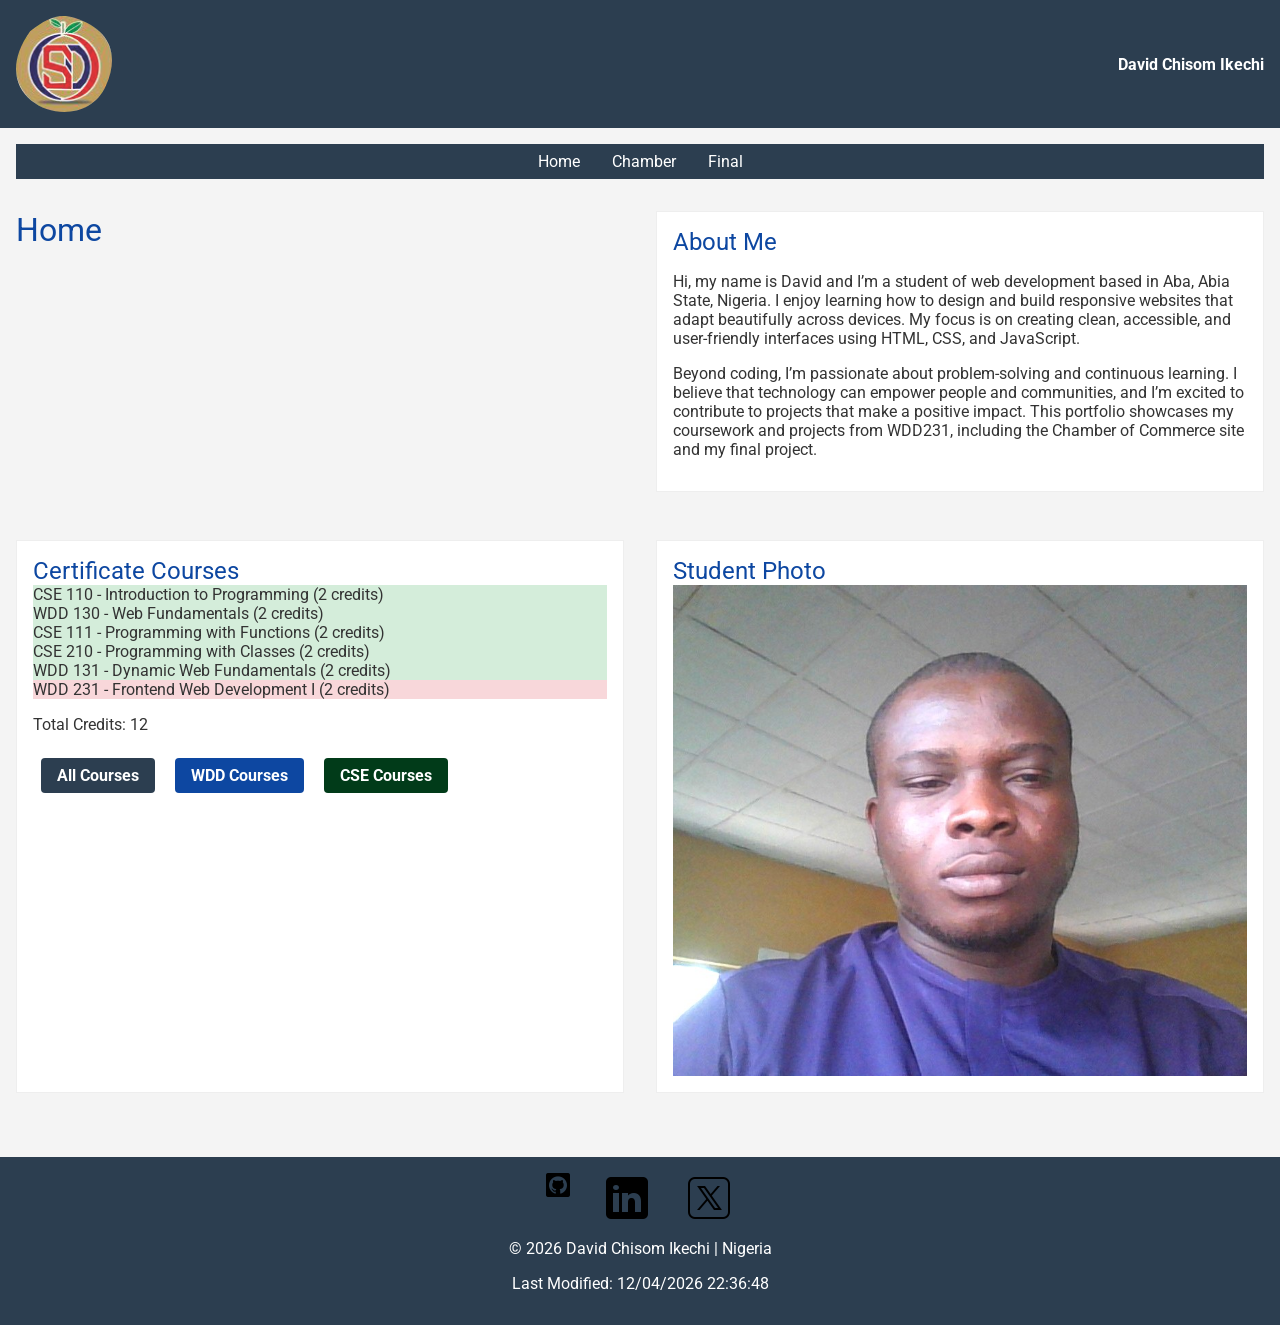
<file: index.html>
<!DOCTYPE html>
<html lang="en">
<head>
  <meta charset="UTF-8">
  <meta name="description" content="David's WDD 231 course homepage showcasing assignments, projects, and web development skills.">
  <meta name="author" content="David Chisom Ikechi">
  <meta name="viewport" content="width=device-width, initial-scale=1.0">
  <title>WDD 231 | Home</title>

<!-- Google Fonts -->
  <link rel="preconnect" href="https://fonts.googleapis.com">
  <link rel="preconnect" href="https://fonts.gstatic.com" crossorigin>
  <link href="https://fonts.googleapis.com/css2?family=Roboto&display=swap" rel="stylesheet">

  <!-- Normalize  -->
  <link rel="stylesheet" href="styles/normalize.css">

  <!-- Custom CSS -->
  <link rel="stylesheet" href="styles/small.css">
  <link rel="stylesheet" href="styles/larger.css">

  <!-- JavaScript files -->
  <script src="scripts/navigation.js" defer></script>
  <script src="scripts/date.js" defer></script>
  <script src="scripts/course.js" defer></script>
</head>
<body>
  <header>
    <img src="images/logo.svg" alt="Site Logo" >
    <span> David Chisom Ikechi</span>
    <button id="menuButton" aria-label="Menu">☰</button>
  </header>

  <nav id="primaryNav" class="hidden">
    <ul>
      <li><a href="index.html">Home</a></li>
      <li><a href="chamber/index.html">Chamber</a></li>
      <li><a href="finalproject/index.html">Final</a></li>
    </ul>
  </nav>

  <main>
    <h1>Home</h1>
    <section>
      <h2>About Me</h2>
        <p>
            Hi, my name is David and I’m a student of web development based in Aba, Abia State, Nigeria. 
            I enjoy learning how to design and build responsive websites that adapt beautifully across 
            devices. My focus is on creating clean, accessible, and user-friendly interfaces using HTML, 
            CSS, and JavaScript. 
        </p>
        <p>
            Beyond coding, I’m passionate about problem-solving and continuous learning. I believe that 
            technology can empower people and communities, and I’m excited to contribute to projects that 
            make a positive impact. This portfolio showcases my coursework and projects from WDD231, 
            including the Chamber of Commerce site and my final project.
        </p>
    </section>
    <section>
      <h2>Certificate Courses</h2>
      <div id="courseCards"></div>
      <p>Total Credits: <span id="totalCredits"></span></p>
      <button id="allCoursesBtn">All Courses</button>
      <button id="wddCoursesBtn">WDD Courses</button>
      <button id="cseCoursesBtn">CSE Courses</button>
    </section>
    <section>
      <!-- Student Photo --> 
    
      <h2>Student Photo</h2> 
      <img src="images/student-photo.jpg" alt="Student Photo" > 
    </section>
  </main>

  <footer>
    <div class="social">
      <a href="https://ikechidavidchisom.github.io/wdd231" target="_blank">
        <img src="images/github.png" alt="GitHub">
      </a>
      <a href="https://linkedin.com/in/ikechidavid" target="_blank">
        <img src="images/linkedin.png" alt="LinkedIn">
      </a>
      <a href="https://twitter.com/ikechidavid" target="_blank">
        <img src="images/twitter.png" alt="Twitter">
      </a>

    </div>
    <p>&copy; <span id="year"></span> David Chisom Ikechi | Nigeria</p>
    <p id="lastModified"></p>
  </footer>
</body>
</html>
</file>
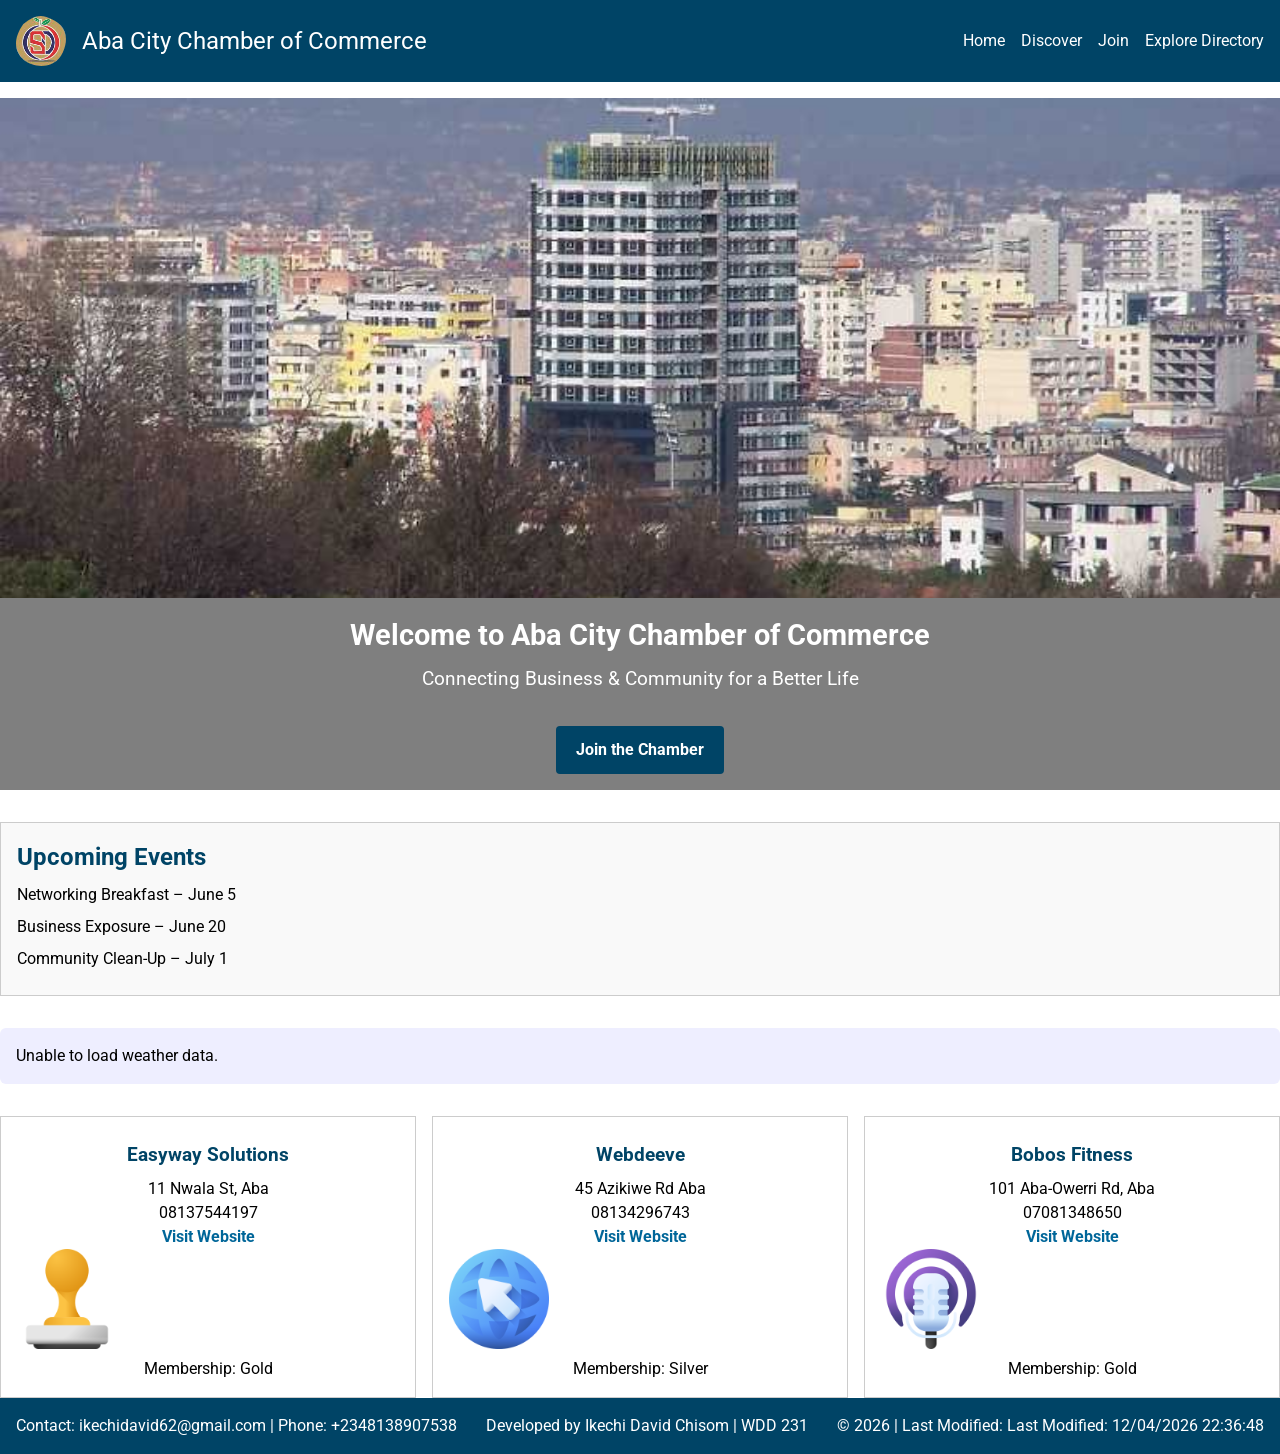
<file: chamber/index.html>
<!DOCTYPE html>
<html lang="en">
<head>
  <meta charset="UTF-8">
  <meta name="viewport" content="width=device-width, initial-scale=1.0">
  <meta name="description" content="Welcome to Aba City Chamber of Commerce - Connecting Business & Community.">
  <meta name="author" content="Ikechi David Chisom">
  <title>Home - Aba City Chamber of Commerce</title>

  <!-- Favicon -->
  <link rel="icon" href="images/favicon.ico" type="image/x-icon">

  <!-- Facebook Open Graph Meta -->
  <meta property="og:title" content="Home - Aba City Chamber of Commerce">
  <meta property="og:description" content="Discover the Aba City Chamber of Commerce — connecting businesses and the community through events, networking, and opportunities for growth in Aba, Nigeria.">
  <meta property="og:image" content="https://ikechidavidchisom.github.io/wdd231/chamber/images/social-preview-home.jpg">
  <meta property="og:url" content="https://ikechidavidchisom.github.io/wdd231/chamber/index.html">
  <meta property="og:type" content="website">

  <!-- Fonts -->
  <link rel="preconnect" href="https://fonts.googleapis.com">
  <link rel="preconnect" href="https://fonts.gstatic.com" crossorigin>
  <link href="https://fonts.googleapis.com/css2?family=Roboto:wght@400;700&display=swap" rel="stylesheet">

  <!-- CSS -->
  <link rel="stylesheet" href="styles/normalize.css">
  <link rel="stylesheet" href="styles/small.css">
  <link rel="stylesheet" href="styles/large.css">

  <!-- Scripts -->
  <script src="scripts/navigation.js" defer></script>
  <script src="scripts/weather.js" defer></script>
  <script src="scripts/spotlights.js" defer></script>
  <script src="scripts/date.js" defer></script>
</head>
<body>
  <header>
    <div class="branding">
      <img src="images/logo.svg" alt="Site Logo">
      <span>Aba City Chamber of Commerce</span>
    </div>

    <nav id="primaryNav">
      <button class="menu-toggle" aria-label="Menu">☰</button>
      <ul>
        <li><a href="index.html" class="active">Home</a></li>
        <li><a href="discover.html">Discover</a></li>
        <li><a href="join.html">Join</a></li>
        <li><a href="directory.html">Explore Directory</a></li>
      </ul>
    </nav>
  </header>

  <main>
    <!-- Hero Section -->
    <section class="hero">
      <img src="images/hero.jpg" alt="Aba City Chamber of Commerce" class="hero-img">
      <div class="hero-text">
        <h1>Welcome to Aba City Chamber of Commerce</h1>
        <p>Connecting Business & Community for a Better Life</p>
        <a href="join.html" class="cta-btn">Join the Chamber</a>
      </div>
    </section>

    <!-- Current Events -->
    <section id="events">
      <h2>Upcoming Events</h2>
      <ul>
        <li>Networking Breakfast – June 5</li>
        <li>Business Exposure – June 20</li>
        <li>Community Clean-Up – July 1</li>
      </ul>
    </section>

    <!-- Weather Section -->
    <section id="weather">
      <h2>Local Weather</h2>
      <p>Current Temperature: <span id="current-temp"></span></p>
      <p>Conditions: <span id="weather-desc"></span></p>
      <div id="forecast">
        <p>Day 1: <span id="day1"></span></p>
        <p>Day 2: <span id="day2"></span></p>
        <p>Day 3: <span id="day3"></span></p>
      </div>
    </section>

    <!-- Company Spotlights -->
    <section id="spotlights">
      <h2>Member Spotlights</h2>
      <!-- Cards injected by spotlights.js -->
    </section>
  </main>

  <footer>
    <p>Contact: ikechidavid62@gmail.com | Phone: +2348138907538</p>
    <p>Developed by Ikechi David Chisom | WDD 231</p>
    <p>&copy; <span id="year"></span> | Last Modified: <span id="lastModified"></span></p>
  </footer>
</body>
</html>
</file>
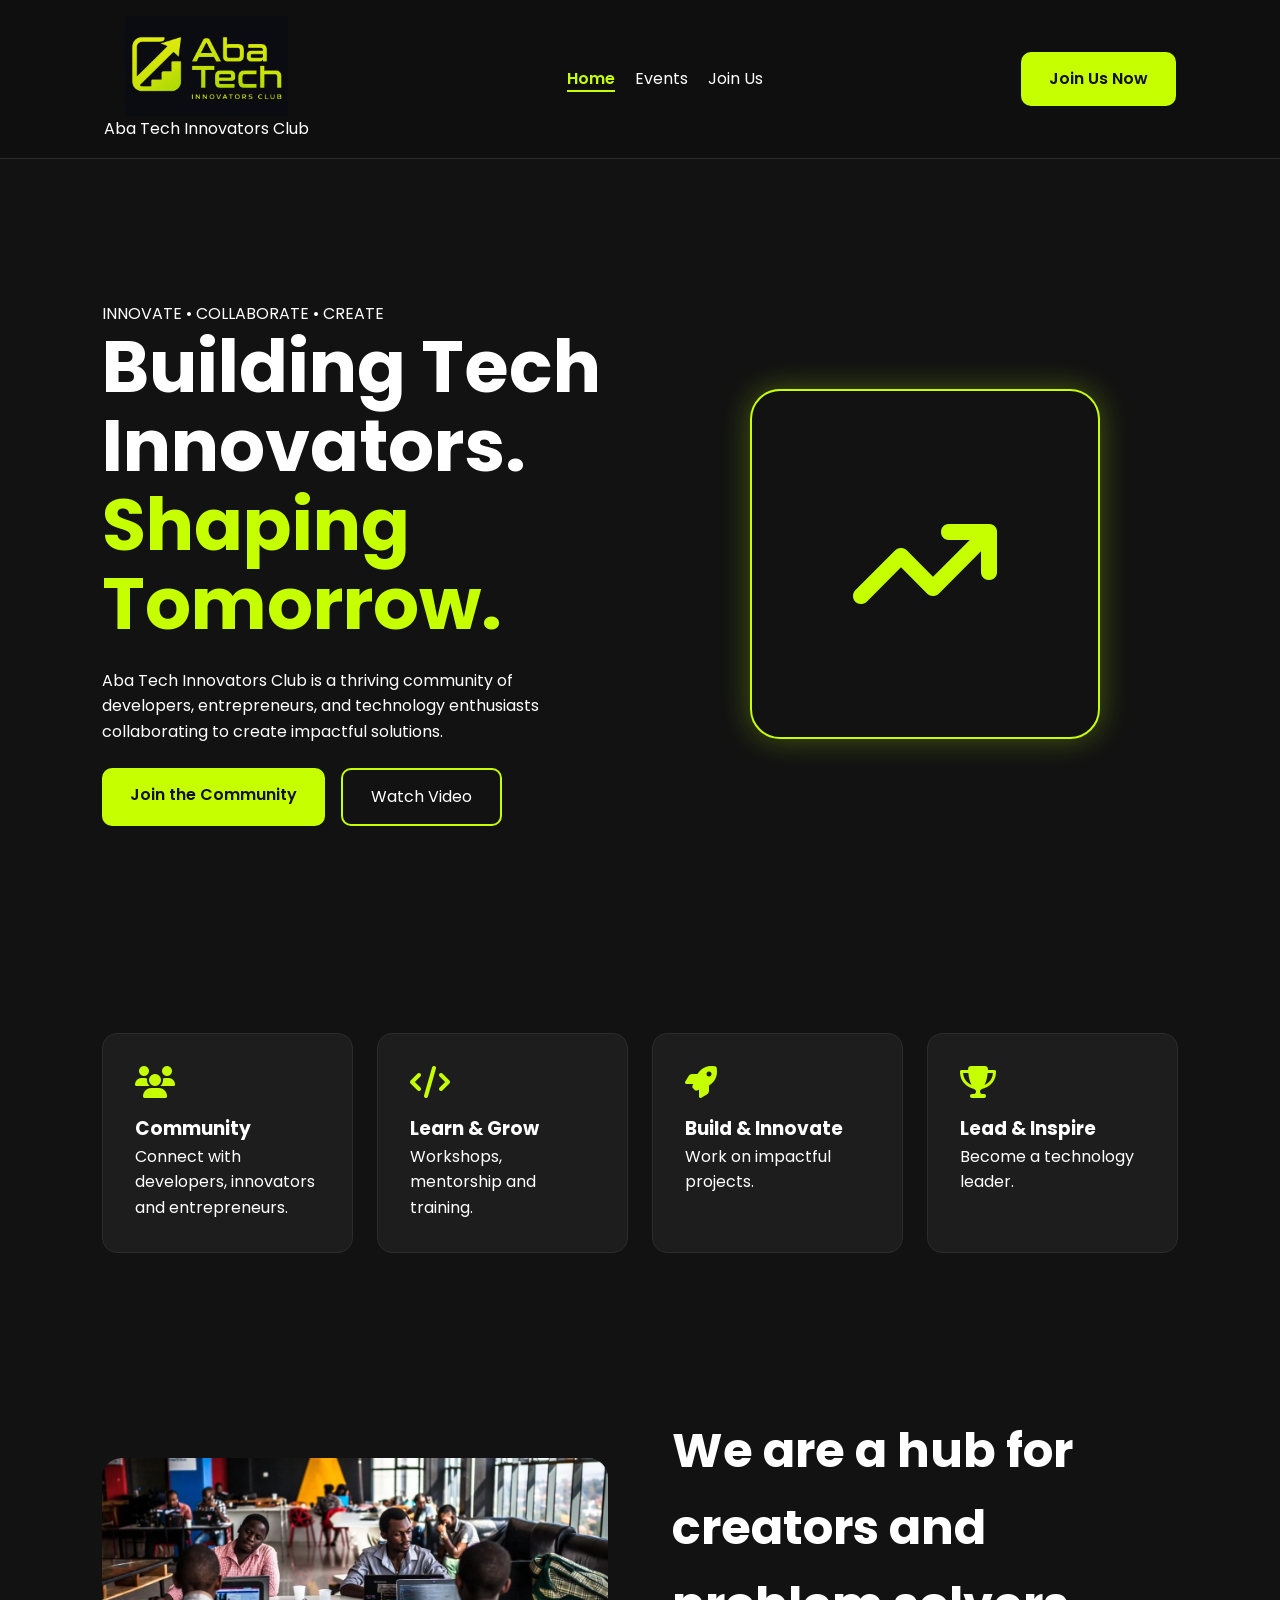
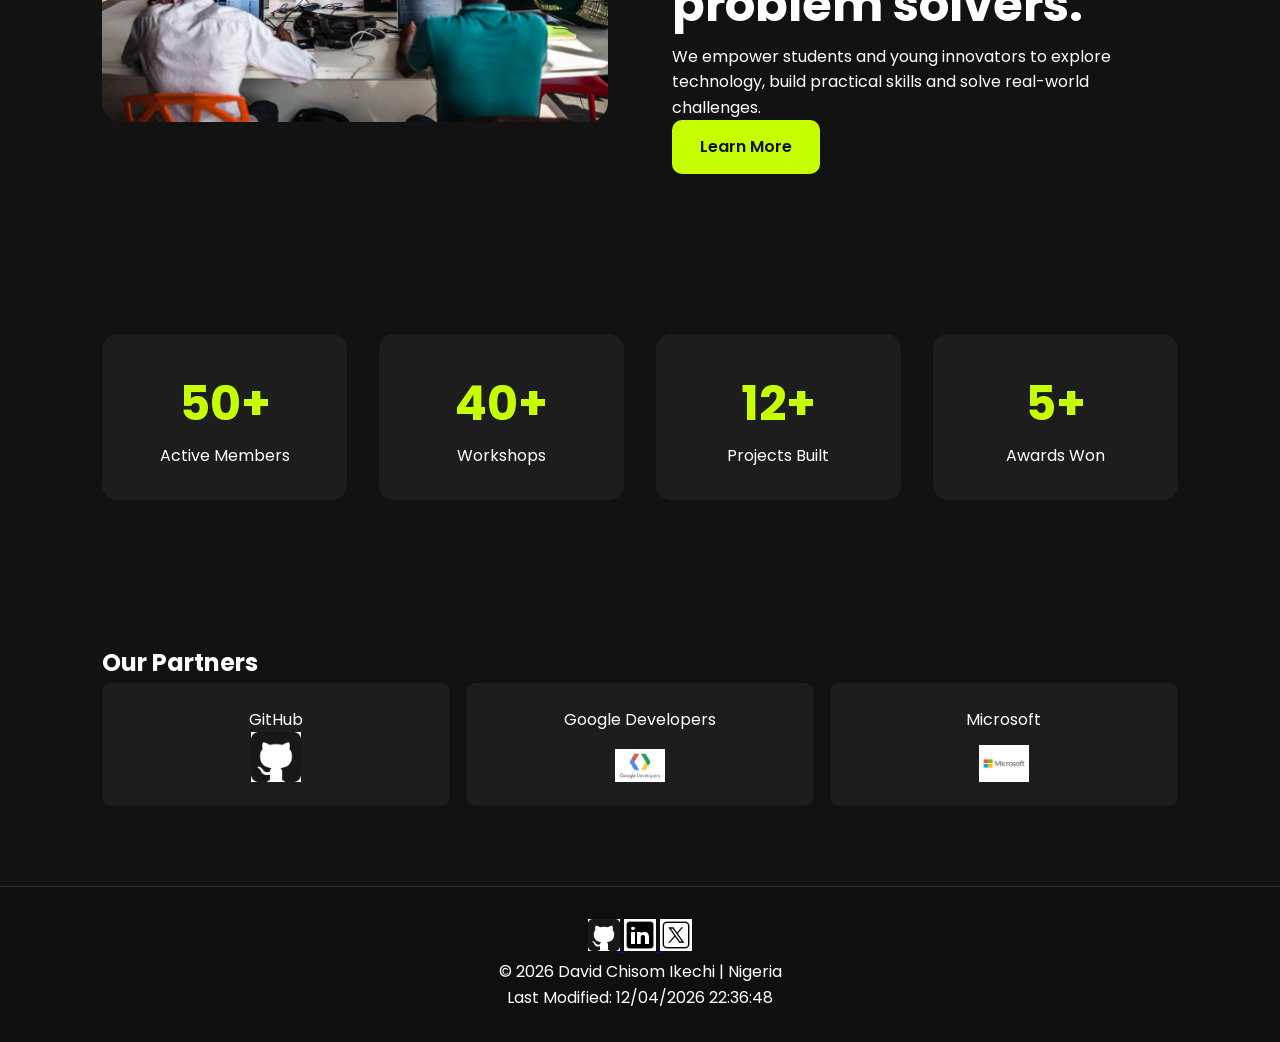
<file: finalproject/index.html>
<!DOCTYPE html>
<html lang="en">
<head>
    <meta charset="UTF-8">
    <meta name="description" content="Welcome to Aba Tech Innovators Club, a thriving community of developers, entrepreneurs, etc, collaborating to create impactful solutions.">
    <meta name="author" content="David Chisom Ikechi">
    <meta name="viewport" content="width=device-width, initial-scale=1.0">

    <title>Home - Aba Tech Innovators Club</title>

    <link rel="icon" type="image/png" href="images/favicon.png">

    <!-- Facebook Open Graph Meta -->
    <meta property="og:title" content="Home - Aba Tech Innovators Club">
    <meta property="og:description" content="Welcome to Aba Tech Innovators Club, a thriving community of developers, entrepreneurs, etc, collaborating to create impactful solutions.">
    <meta property="og:image" content="https://ikechidavidchisom.github.io/wdd231/finalproject/images/social-preview-home-final.jpg">
    <meta property="og:url" content="https://ikechidavidchisom.github.io/wdd231/finalproject/index.html">
    <meta property="og:type" content="website">

    <link rel="stylesheet" href="styles/final.css">
    <link rel="stylesheet" href="styles/final-small.css">
    <link rel="stylesheet" href="styles/final-large.css">

    <link rel="preconnect" href="https://fonts.googleapis.com">
    <link rel="preconnect" href="https://fonts.gstatic.com" crossorigin>
    <link href="https://fonts.googleapis.com/css2?family=Poppins:wght@400;600;700&display=swap" rel="stylesheet">

    <link href="https://cdnjs.cloudflare.com/ajax/libs/font-awesome/6.5.1/css/all.min.css" rel="stylesheet">

    <!--scripts-->
    <script src="scripts/final.js" defer></script>
    <script src="scripts/hamburger.js" defer></script>
    <script src="scripts/date.js" defer></script>

</head>

<body>

    <header>
        <nav class="navig-bar">
            
            <button class="hamburger" aria-label="Menu">☰</button>

            <div class="logo">
                <img src="images/final-logo.png" alt="Aba Tech Innovators Club Logo">
                <span>Aba Tech Innovators Club</span>
            </div>

            <ul class="nav-links">
                <li><a href="index.html" class="active">Home</a></li>
                <li><a href="events.html">Events</a></li>
                <li><a href="join.html">Join Us</a></li>
                
            </ul>

            <a href="join.html" class="button-primary">Join Us Now</a>
        </nav>
    </header>

    <main>

        <section class="hero">

            <div class="hero-text">

                <span class="tag">INNOVATE • COLLABORATE • CREATE</span>

                <h1>Building Tech Innovators.<br>
                    <span>Shaping Tomorrow.</span>
                </h1>

                <p>Aba Tech Innovators Club is a thriving community of developers, entrepreneurs, and technology enthusiasts collaborating to create impactful solutions.</p>

                <div class="hero-buttons">
                    <a href="join.html" class="button-primary"> Join the Community</a>
                    <a href="#" class="button-secondary"> Watch Video</a>
                </div>

            </div>

            <div class="hero-image">
                <div class="logo-showcase">
                    <i class="fas fa-arrow-trend-up"></i>
                </div>
            </div>

        </section>

        <section class="features">

            <article class="feature-card">
                <i class="fas fa-users"></i>
                <h3>Community</h3>
                <p>Connect with developers, innovators and entrepreneurs.</p>
            </article>

            <article class="feature-card">
                <i class="fas fa-code"></i>
                <h3>Learn & Grow</h3>
                <p>Workshops, mentorship and training.</p>
            </article>

            <article class="feature-card">
                <i class="fas fa-rocket"></i>
                <h3>Build & Innovate</h3>
                <p>Work on impactful projects.</p>
            </article>

            <article class="feature-card">
                <i class="fas fa-trophy"></i>
                <h3>Lead & Inspire</h3>
                <p>Become a technology leader.</p>
            </article>

        </section>

        <section id="about" class="about">
            <div class="about-image">
                <img
                src="images/techhub.webp"
                alt="Members">
            </div>

            <div class="about-content">
                <h2>We are a hub for creators and problem solvers.</h2>
                <p>We empower students and young innovators to explore technology, build practical skills and solve real-world challenges.</p>
                <a href="about.html" class="button-primary">Learn More</a>
            </div>
        </section>

        <section class="stats">
            <div class="stat">
                <h3>50+</h3>
                <p>Active Members</p>
            </div>

            <div class="stat">
                <h3>40+</h3>
                <p>Workshops</p>
            </div>

            <div class="stat">
                <h3>12+</h3>
                <p>Projects Built</p>
            </div>

            <div class="stat">
                <h3>5+</h3>
                <p>Awards Won</p>
            </div>
        </section>

        <section class="partners">
            <h2>Our Partners</h2>
            <div class="partner-grid">
                <span>GitHub
                    <img src="images/github.webp" alt="github logo">
                </span>
                <span>Google Developers
                    <img src="images/google-developers.png" alt="google developers">
                </span>
                <span>Microsoft
                    <img src="images/microsoft.webp" alt="microsoft logo">
                </span>
            </div>
        </section>
    </main>

    <footer>
        <div class="social">
        <a href="https://ikechidavidchisom.github.io/wdd231" target="_blank">
            <img src="images/github.webp" alt="GitHub">
        </a>
        <a href="https://linkedin.com/in/ikechidavid" target="_blank">
            <img src="images/linkedin.png" alt="LinkedIn">
        </a>
        <a href="https://twitter.com/ikechidavid" target="_blank">
            <img src="images/twitter.png" alt="Twitter">
        </a>

        </div>
        <p>&copy; <span id="year"></span> David Chisom Ikechi | Nigeria</p>
        <p id="lastModified"></p>
    </footer>
</body>
</html>
</file>
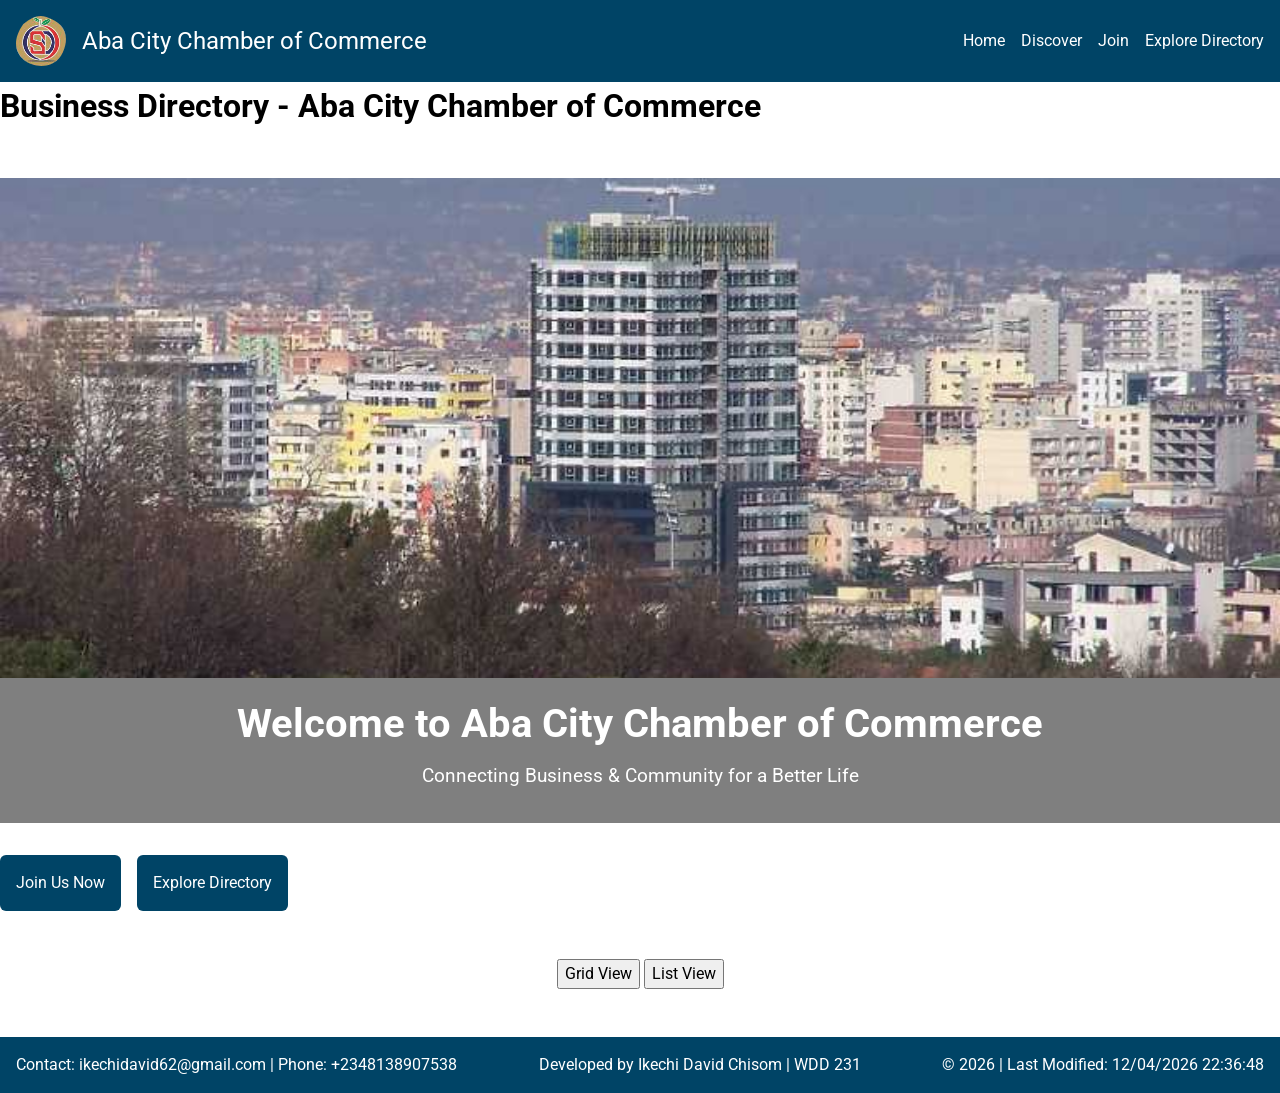
<file: chamber/directory.html>
<!DOCTYPE html>
<html lang="en">
<head>
  <meta charset="UTF-8">
  <meta name="viewport" content="width=device-width, initial-scale=1.0">
  <meta name="description" content="Discover local businesses in the Aba City Chamber of Commerce directory and connect with trusted members.">
  <meta name="author" content="Ikechi David Chisom">
  <title>Business Directory - Aba City Chamber of Commerce</title>

  <!-- Favicon -->
  <link rel="icon" href="images/favicon.ico" type="image/x-icon">

  <!-- Facebook Open Graph Meta -->
  <meta property="og:title" content="Business Directory - Aba City Chamber of Commerce">
  <meta property="og:description" content="Explore local businesses in Aba Chamber of Commerce.">
  <meta property="og:image" content="https://ikechidavidchisom.github.io/wdd231/chamber/images/social-preview.jpg">
  <meta property="og:url" content="https://ikechidavidchisom.github.io/wdd231/chamber/directory.html">
  <meta property="og:type" content="website">
  <!--Google fonts links-->
  <link rel="preconnect" href="https://fonts.googleapis.com">
  <link rel="preconnect" href="https://fonts.gstatic.com" crossorigin>
  <link href="https://fonts.googleapis.com/css2?family=Roboto:wght@400;700&display=swap" rel="stylesheet">

  <!-- CSS -->
  <link rel="stylesheet" href="styles/normalize.css">
  <link rel="stylesheet" href="styles/small.css">
  <link rel="stylesheet" href="styles/large.css">

  <script src="scripts/directory.js" defer></script>
  <script src="scripts/navigation.js" defer></script>
  
</head>
<body>
  <header>
  <div class="branding">
    <img src="images/logo.svg" alt="Site Logo">
    <span>Aba City Chamber of Commerce</span>
  </div>

  <nav id="primaryNav">
    <!-- Hamburger button -->
    <button class="menu-toggle" aria-label="Menu">☰</button>
    <!-- Navigation links -->
    <ul>
      <li><a href="index.html">Home</a></li>
      <li><a href="discover.html">Discover</a></li>
      <li><a href="join.html" >Join</a></li>
      <li><a href="directory.html" >Explore Directory</a></li>
    </ul>
  </nav>
</header>


  <main>
    <h1>Business Directory - Aba City Chamber of Commerce</h1>
    <!-- Hero Section -->
    <section class="hero">
        <img src="images/hero.jpg" alt="Aba City Chamber of Commerce" class="hero-img">
        <div class="hero-text">
            <h2>Welcome to Aba City Chamber of Commerce</h2>
            <p>Connecting Business & Community for a Better Life</p>
        </div>
    </section>

    <section>
        <div class="hero-buttons">
            <a href="join.html" class="join-btn">Join Us Now</a>
            <a href="directory.html" class="explore-btn">Explore Directory</a>
        </div>
    </section>

    <section class="view-toggle">
      <button id="gridBtn">Grid View</button>
      <button id="listBtn">List View</button>
    </section>
    <section id="members" class="grid-view">
      <!-- Member cards will be injected here by JavaScript -->
    </section>
  </main>

  <footer>
    <p>Contact: ikechidavid62@gmail.com | Phone: +2348138907538</p>
    <p>Developed by Ikechi David Chisom | WDD 231</p>
    <p>&copy; <span id="year"></span> | Last Modified: <span id="lastModified"></span></p>
  </footer>
 
</body>
</html>
</file>
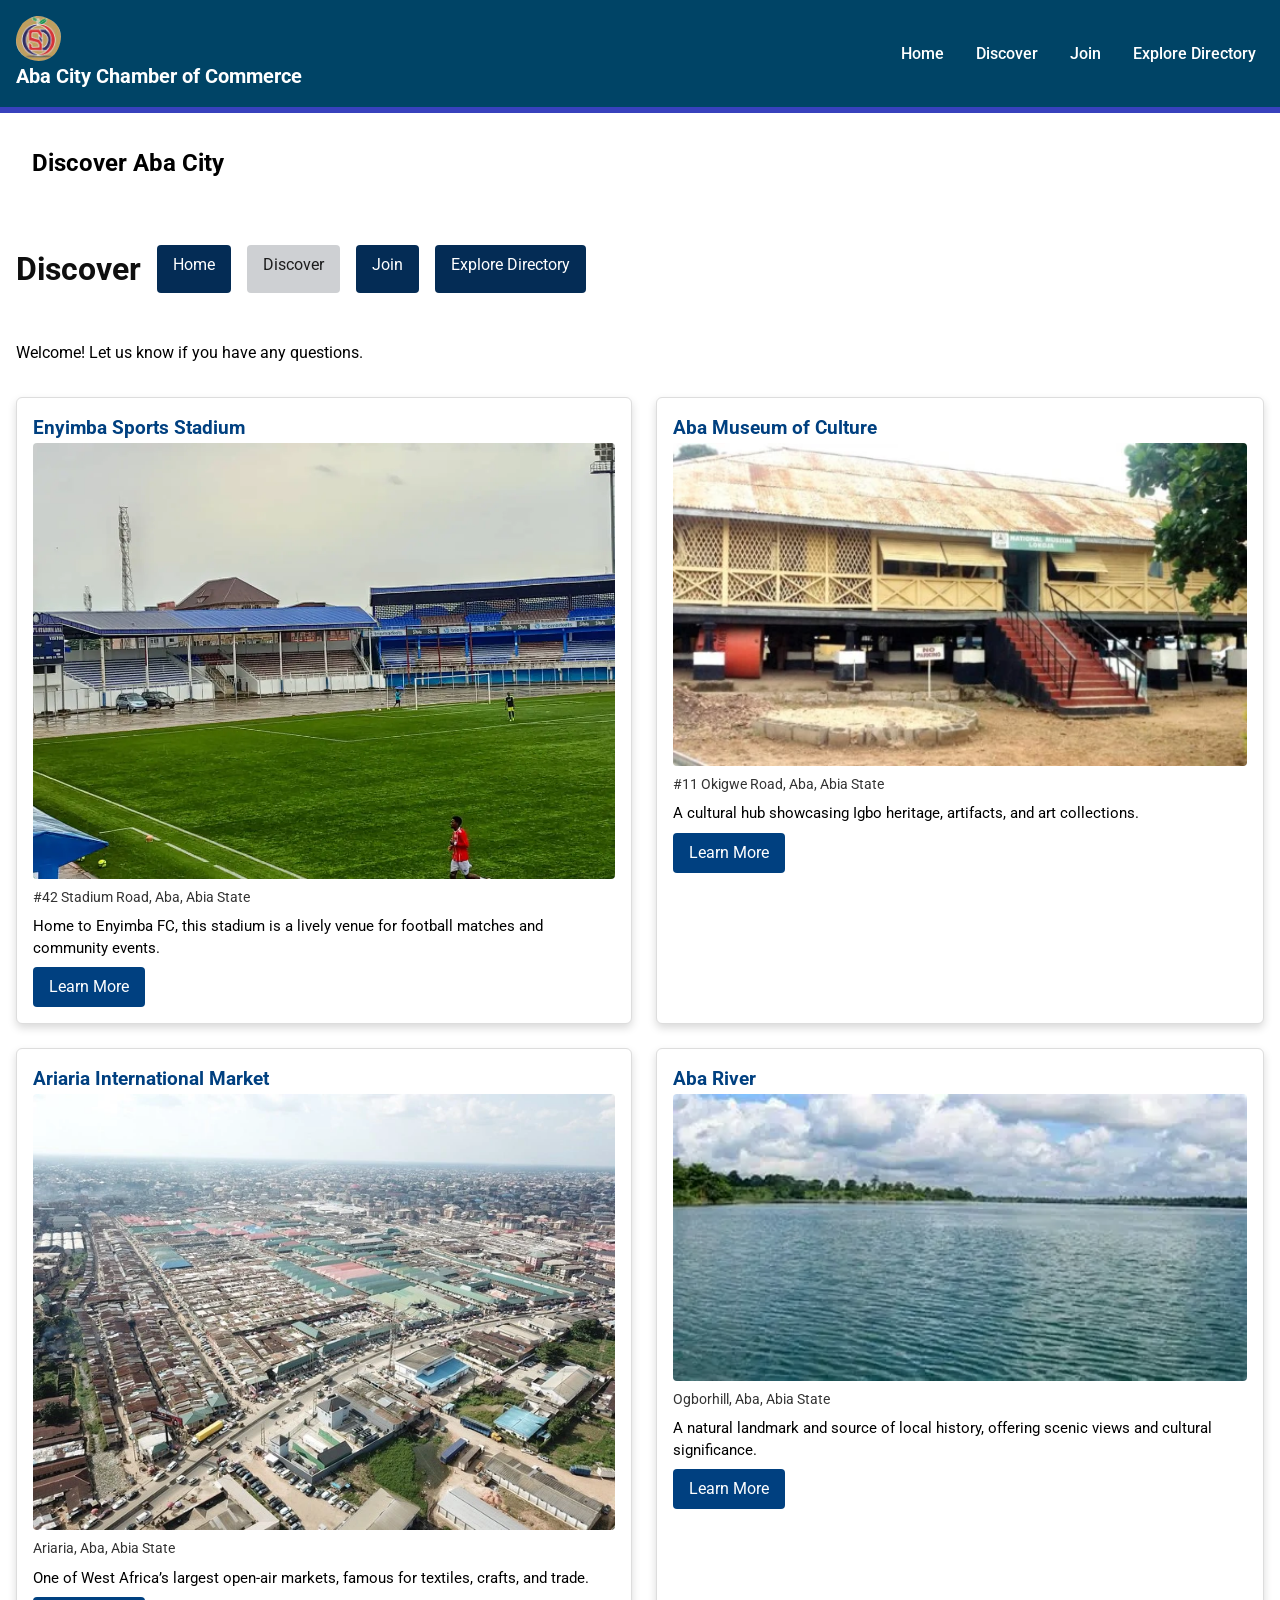
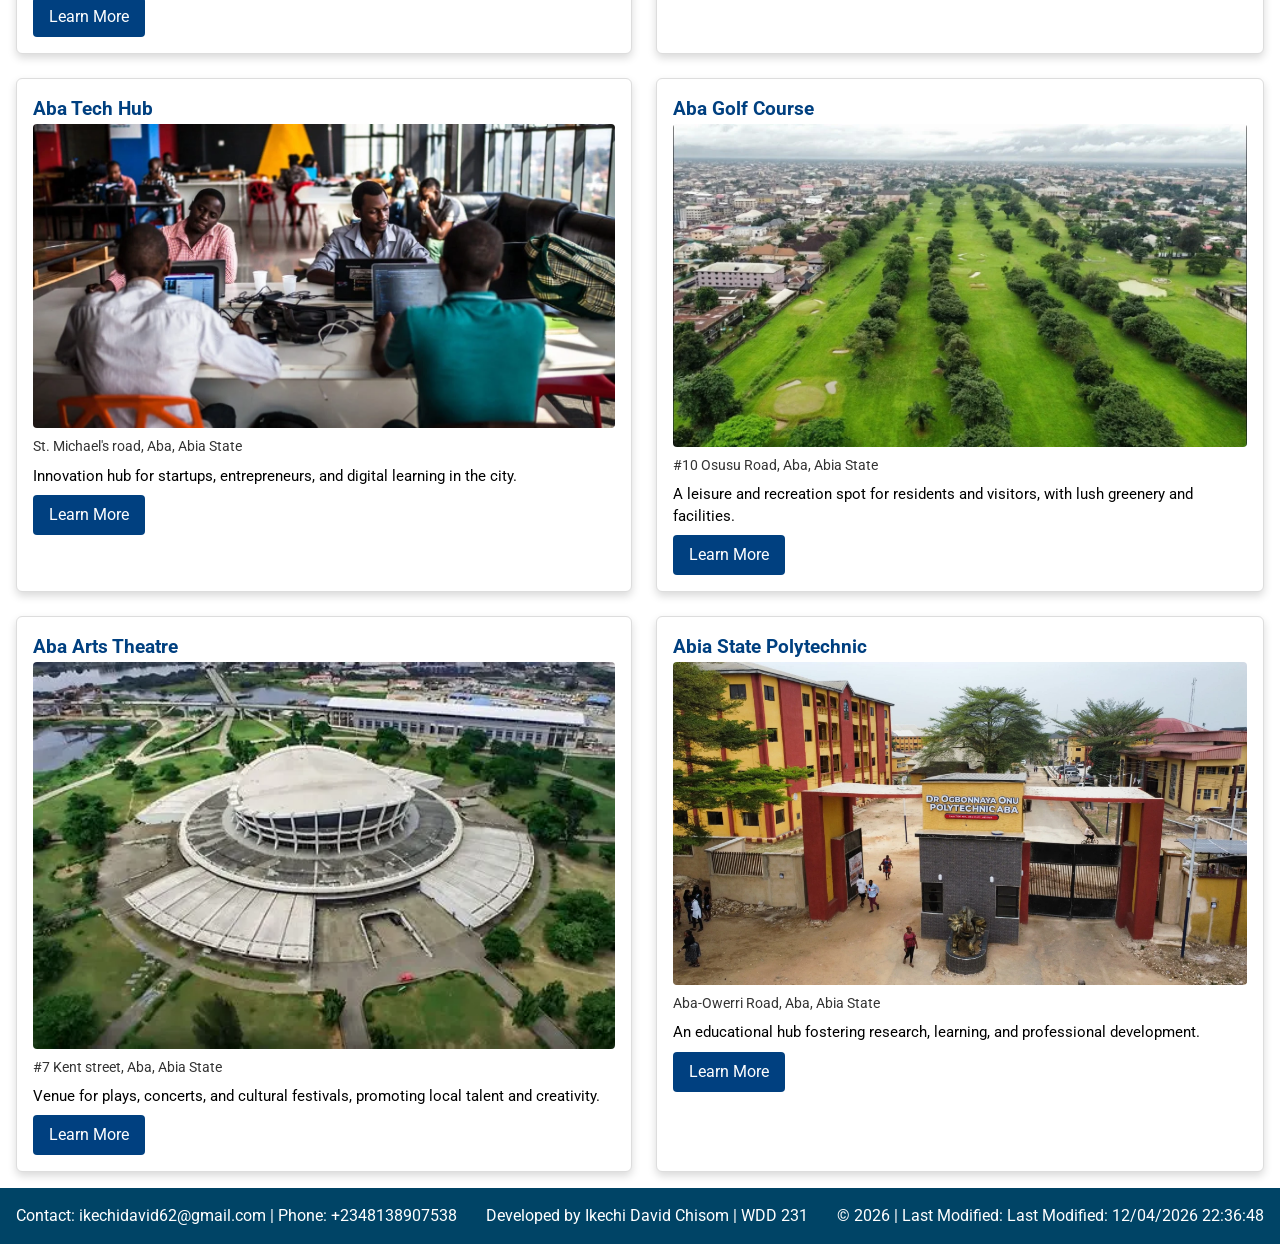
<file: chamber/discover.html>
<!DOCTYPE html>
<html lang="en">
<head>
  <meta charset="UTF-8">
  <meta name="viewport" content="width=device-width, initial-scale=1.0">
  <meta name="description" content="Discover Aba City with the Chamber of Commerce — landmarks, culture, and opportunities.">
  <meta name="author" content="Ikechi David Chisom">
  <title>Discover Aba City Chamber of Commerce</title>

  <!-- Favicon -->
  <link rel="icon" href="images/favicon.ico" type="image/x-icon">

  <!-- Facebook Open Graph Meta -->
  <meta property="og:title" content="Discover Aba City Chamber of Commerce">
  <meta property="og:description" content="Explore Aba City - culture, landmarks, and opportunities with the Chamber of Commerce.">
  <meta property="og:image" content="https://ikechidavidchisom.github.io/wdd231/chamber/images/social-preview-discover.png">
  <meta property="og:url" content="https://ikechidavidchisom.github.io/wdd231/chamber/discover.html">
  <meta property="og:type" content="website">

  <!-- Fonts -->
  <link rel="preconnect" href="https://fonts.googleapis.com">
  <link rel="preconnect" href="https://fonts.gstatic.com" crossorigin>
  <link href="https://fonts.googleapis.com/css2?family=Roboto:wght@400;700&display=swap" rel="stylesheet">

  <!-- CSS -->
  <link rel="stylesheet" href="styles/normalize.css">
  <link rel="stylesheet" href="styles/discover-small.css">
  <link rel="stylesheet" href="styles/discover-medium.css">
  <link rel="stylesheet" href="styles/discover-large.css">

  <!-- Scripts -->
  <script type="module" src="scripts/discover.js"></script>
  <script src="scripts/navigation.js" defer></script>
  <script src="scripts/date.js" defer></script>
</head>
<body>
  <header>
    <div class="branding">
      <a href="index.html">
        <img src="images/logo.svg" alt="Site Logo">
        <span>Aba City Chamber of Commerce</span>
      </a>
    </div>

    <nav id="primaryNav">
      <button class="menu-toggle" aria-label="Menu">☰</button>
      <ul>
        <li><a href="index.html">Home</a></li>
        <li><a href="discover.html" class="active">Discover</a></li>
        <li><a href="join.html">Join</a></li>
        <li><a href="directory.html">Explore Directory</a></li>
      </ul>
    </nav>
  </header>

  <main>
    <h1>Discover Aba City</h1>
    
    <!-- Breadcrumb -->
    <section class="breadcrumb">
      <span class="title-box">Discover</span>
      <a href="index.html" class="link-box home">Home</a>
      <a href="discover.html" class="link-box discover">Discover</a>
      <a href="join.html" class="link-box join-now">Join</a>
      <a href="directory.html" class="link-box directory">Explore Directory</a>
    </section>

    <!-- Visitor Message -->
    <section id="visitor-message"></section>

    <!-- Discover Grid -->
    <section id="discover"></section>

    <!-- Modal -->
<dialog id="infoModal">
  <h2 id="modalTitle"></h2>
  <figure>
    <src img id="modalImage" alt="">
  </figure>
  <address id="modalAddress"></address>
  <p id="modalDescription"></p>
  <button id="closeModal">Close</button>
</dialog>

  </main>

  <footer>
    <p>Contact: <a href="mailto:ikechidavid62@gmail.com">ikechidavid62@gmail.com</a> | 
      Phone: <a href="tel:+2348138907538">+2348138907538</a></p>
    <p>Developed by Ikechi David Chisom | WDD 231</p>
    <p>&copy; <span id="year"></span> | Last Modified: <span id="lastModified"></span></p>
  </footer>
</body>
</html>
</file>
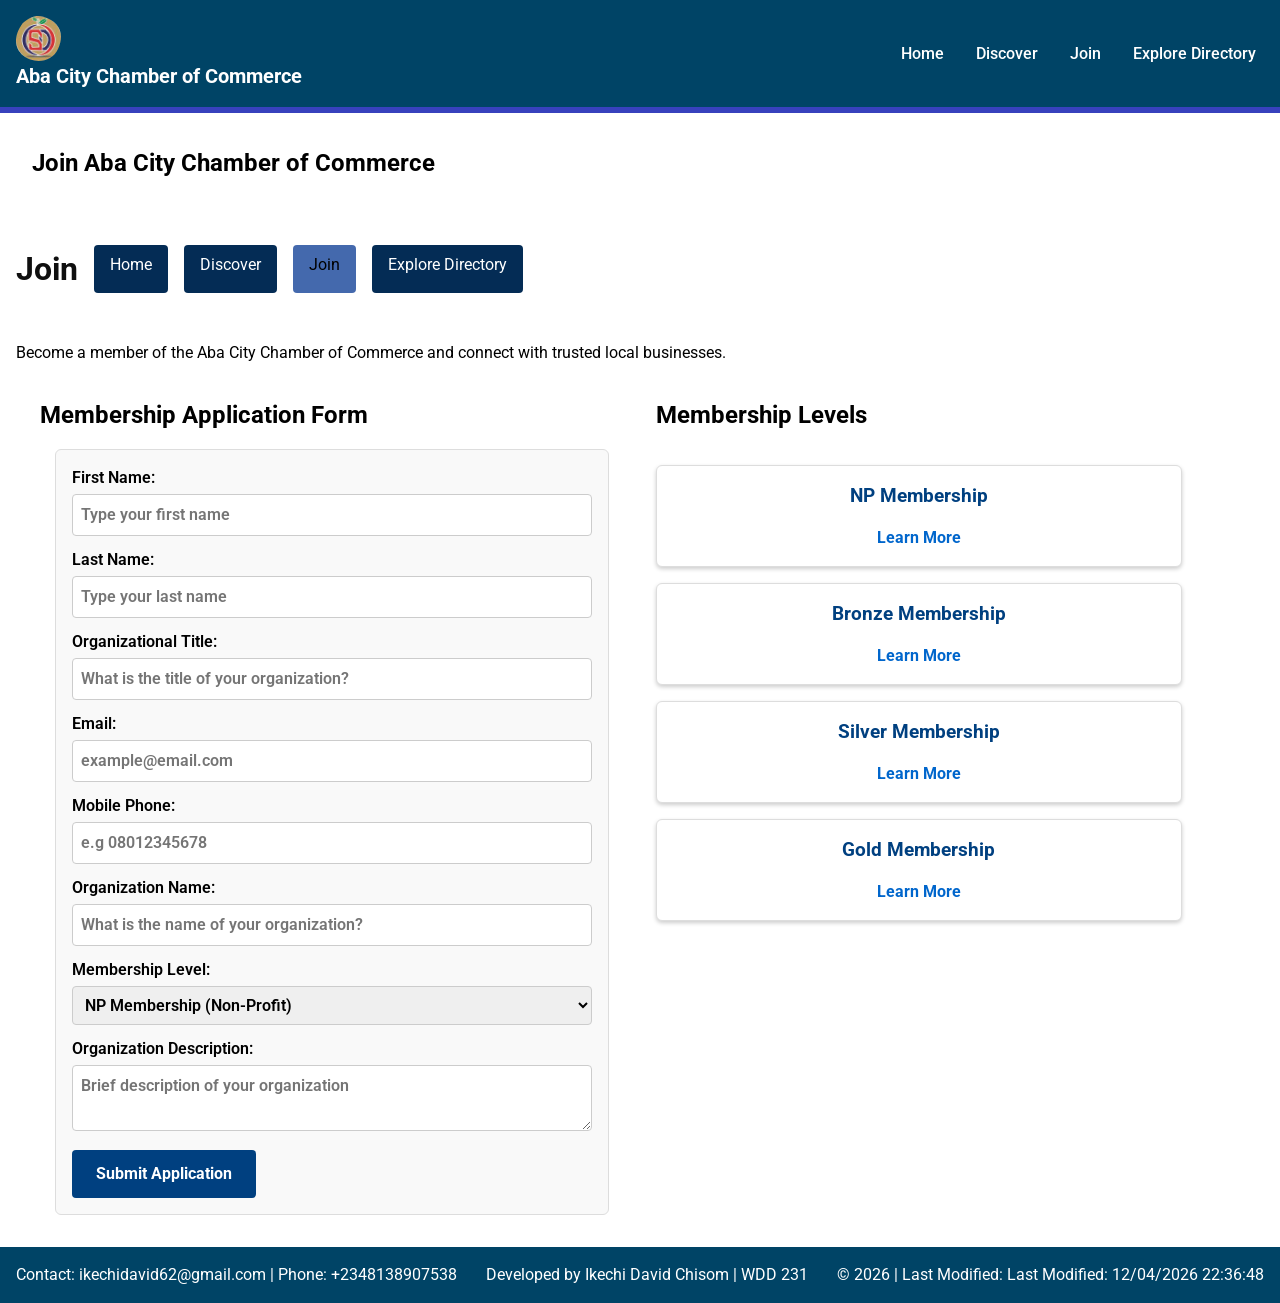
<file: chamber/join.html>
<!DOCTYPE html>
<html lang="en">
<head>
  <meta charset="UTF-8">
  <meta name="viewport" content="width=device-width, initial-scale=1.0">
  <meta name="description" content="Join the Aba City Chamber of Commerce today and connect with trusted local businesses, resources, and opportunities.">
  <meta name="author" content="Ikechi David Chisom">
  <title>Join Aba City Chamber of Commerce</title>

  <!-- Favicon -->
  <link rel="icon" href="images/favicon.ico" type="image/x-icon">

  <!-- Facebook Open Graph Meta -->
  <meta property="og:title" content="Join Aba City Chamber of Commerce">
  <meta property="og:description" content="Become a member and grow your business with Aba City Chamber of Commerce.">
  <meta property="og:image" content="https://ikechidavidchisom.github.io/wdd231/chamber/images/social-preview-join.jpg">
  <meta property="og:url" content="https://ikechidavidchisom.github.io/wdd231/chamber/join.html">
  <meta property="og:type" content="website">

  <!-- Fonts -->
  <link rel="preconnect" href="https://fonts.googleapis.com">
  <link rel="preconnect" href="https://fonts.gstatic.com" crossorigin>
  <link href="https://fonts.googleapis.com/css2?family=Roboto:wght@400;700&display=swap" rel="stylesheet">

  <!-- CSS -->
  <link rel="stylesheet" href="styles/normalize.css">
  <link rel="stylesheet" href="styles/join-small.css">
  <link rel="stylesheet" href="styles/join-large.css">

  <!-- Scripts -->
  <script src="scripts/navigation.js" defer></script>
  <script src="scripts/join.js" defer></script>
  <script src="scripts/date.js" defer></script>
</head>
<body>
  <header>
   <div class="branding">
    <a href="index.html">
    <img src="images/logo.svg" alt="Site Logo">
    <span>Aba City Chamber of Commerce</span>
  </a>
</div>

    <nav id="primaryNav">
      <button class="menu-toggle" aria-label="Menu">☰</button>
      <ul>
        <li><a href="index.html" class="active">Home</a></li>
        <li><a href="discover.html">Discover</a></li>
        <li><a href="join.html">Join </a></li>
        <li><a href="directory.html">Explore Directory</a></li>
      </ul>
    </nav>
  </header>

<main>
  <h1>Join Aba City Chamber of Commerce</h1>
  
  <section class="breadcrumb">
    <span class="title-box">Join</span>
    <a href="index.html" class="link-box home">Home</a>
    <a href="discover.html" class="link-box discover">Discover</a>
    <a href="join.html" class="link-box join-now">Join </a>
    <a href="directory.html" class="link-box directory">Explore Directory</a>
  </section>

  <section class="intro">
    <p>Become a member of the Aba City Chamber of Commerce and connect with trusted local businesses.</p>
  </section>

  <section class="join-layout">
    <section class="application-form">
      <h2>Membership Application Form</h2>
      <form method="get" action="thankyou.html">
      <label>
          First Name:
          <input id="firstName" type="text" name="firstName" title="First Name" placeholder="Type your first name" autocomplete="given-name" required>
      </label>

      <label>
          Last Name:
          <input type="text" name="lastName" title="Last Name" placeholder="Type your last name" autocomplete="family-name" required>
      </label>

      <label>
          Organizational Title:
          <input type="text" name="orgTitle" title="Organization Title" placeholder="What is the title of your organization?" autocomplete="organization-title"
              pattern="[A-Za-z\s\-]{7,}">
      </label>

      <label>
          Email:
          <input type="email" name="email" title="Email" placeholder="example@email.com" autocomplete="email"  required>
      </label>

      <label>
          Mobile Phone:
          <input type="tel" name="phone" title="Mobile Phone" autocomplete="tel" placeholder="e.g 08012345678" inputmode="tel" pattern="[0-9]{10,15}" required>
      </label>

      <label>
          Organization Name:
          <input type="text" name="organization" title="Organization" placeholder="What is the name of your organization?" autocomplete="organization" required>
      </label>

      <label>
          Membership Level:
          <select name="membership" required>
          <option value="np">NP Membership (Non-Profit)</option>
          <option value="bronze">Bronze Membership</option>
          <option value="silver">Silver Membership</option>
          <option value="gold">Gold Membership</option>
          </select>
      </label>

      <label>
          Organization Description:
          <textarea name="description" title="Organization Description" placeholder="Brief description of your organization" ></textarea>
      </label>

      <input type="hidden" name="timestamp" id="timestamp">

      <input type="submit" value="Submit Application">
      </form>
    </section>

    <!-- Membership cards -->
    <section class="membership-levels">
      <h2>Membership Levels</h2>
      <div class="membership-cards">
        <div class="card">
          <h3>NP Membership</h3>
          <a href="#npModal">Learn More</a>
        </div>
        <div class="card">
          <h3>Bronze Membership</h3>
          <a href="#bronzeModal">Learn More</a>
        </div>
        <div class="card">
          <h3>Silver Membership</h3>
          <a href="#silverModal">Learn More</a>
        </div>
        <div class="card">
          <h3>Gold Membership</h3>
          <a href="#goldModal">Learn More</a>
        </div>
      </div>
    </section>
  </section>

  <!-- Modals -->
  <dialog id="npModal">
    <h4>NP Membership Benefits</h4>
    <p>No fee, access to networking events, community support.</p>
    <button class="close">Close</button>
  </dialog>

  <dialog id="bronzeModal">
    <h4>Bronze Membership Benefits</h4>
    <p>Basic training sessions, event discounts, directory listing.</p>
    <button class="close">Close</button>
  </dialog>

  <dialog id="silverModal">
    <h4>Silver Membership Benefits</h4>
    <p>Advertising opportunities, spotlight positions, extended discounts.</p>
    <button class="close">Close</button>
  </dialog>

  <dialog id="goldModal">
    <h4>Gold Membership Benefits</h4>
    <p>Premium events, full advertising package, maximum discounts.</p>
    <button class="close">Close</button>
  </dialog>
</main>

<footer>
  <p>Contact: <a href="mailto:ikechidavid62@gmail.com">ikechidavid62@gmail.com</a> | 
      Phone: <a href="tel:+2348138907538">+2348138907538</a></p>
  <p>Developed by Ikechi David Chisom | WDD 231</p>
  <p>&copy; <span id="year"></span> | Last Modified: <span id="lastModified"></span></p>
</footer>
</body>
</html>
</file>
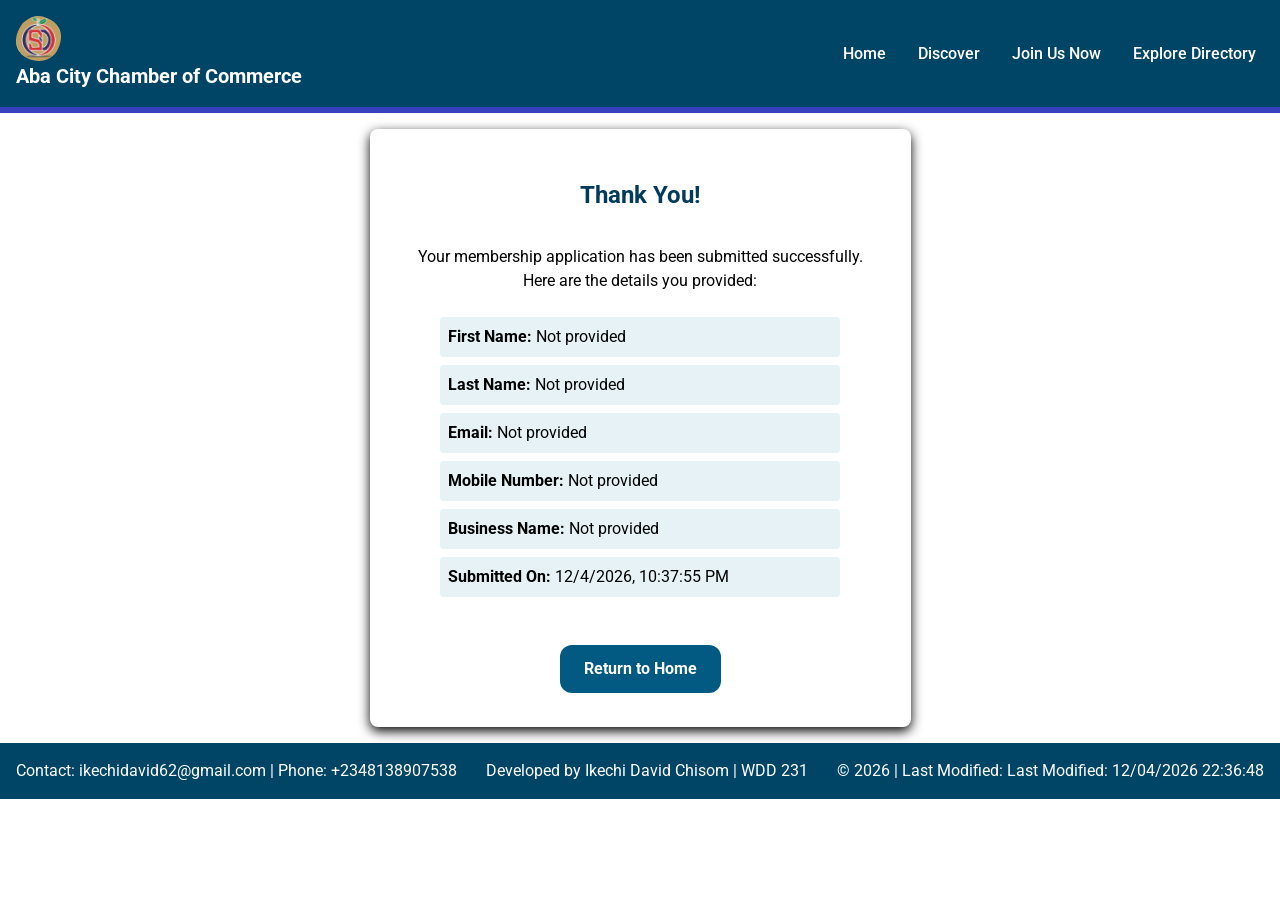
<file: chamber/thankyou.html>
<!DOCTYPE html>
<html lang="en">
<head>
  <meta charset="UTF-8">
  <meta name="viewport" content="width=device-width, initial-scale=1.0">
  <meta name="description" content="Welcome to Aba City Chamber of Commerce - Connecting Business & Community.">
  <meta name="author" content="Ikechi David Chisom">
  <title>Join - Aba City Chamber of Commerce</title>

  <!-- Favicon -->
  <link rel="icon" href="images/favicon.ico" type="image/x-icon">

  <!-- Fonts -->
  <link rel="preconnect" href="https://fonts.googleapis.com">
  <link rel="preconnect" href="https://fonts.gstatic.com" crossorigin>
  <link href="https://fonts.googleapis.com/css2?family=Roboto:wght@400;700&display=swap" rel="stylesheet">

  <!-- CSS -->
  <link rel="stylesheet" href="styles/normalize.css">
  <link rel="stylesheet" href="styles/join-small.css">
  <link rel="stylesheet" href="styles/join-large.css">
  <link rel="stylesheet" href="styles/thankyou.css">

  <!-- Scripts -->
  <script src="scripts/navigation.js" defer></script>
  <script src="scripts/thankyou.js" defer></script>
  <script src="scripts/date.js" defer></script>
</head>
<body>
  <header>
   <div class="branding">
    <a href="index.html">
    <img src="images/logo.svg" alt="Site Logo">
    <span>Aba City Chamber of Commerce</span>
  </a>
</div>

    <nav id="primaryNav">
      <button class="menu-toggle" aria-label="Menu">☰</button>
      <ul>
        <li><a href="index.html" class="active">Home</a></li>
        <li><a href="discover.html">Discover</a></li>
        <li><a href="join.html">Join Us Now</a></li>
        <li><a href="directory.html">Explore Directory</a></li>
      </ul>
    </nav>
  </header>

  <main>
    <section class="thankyou">
      <h1> Thank You!</h1>
      <p>Your membership application has been submitted successfully.</p>
      <p>Here are the details you provided:</p>

      <div class="submitted-info">
        <p><strong>First Name:</strong> <span id="firstName"></span></p>
        <p><strong>Last Name:</strong> <span id="lastName"></span></p>
        <p><strong>Email:</strong> <span id="email"></span></p>
        <p><strong>Mobile Number:</strong> <span id="phone"></span></p>
        <p><strong>Business Name:</strong> <span id="organization"></span></p>
        <p><strong>Submitted On:</strong> <span id="timestamp"></span></p>
      </div>

      <a href="index.html" class="btn">Return to Home</a>
    </section>
  </main>

  <footer>
    <p>Contact: <a href="mailto:ikechidavid62@gmail.com">ikechidavid62@gmail.com</a> | 
        Phone: <a href="tel:+2348138907538">+2348138907538</a></p>
    <p>Developed by Ikechi David Chisom | WDD 231</p>
    <p>&copy; <span id="year"></span> | Last Modified: <span id="lastModified"></span></p>
  </footer>
</body>
</html>
</file>
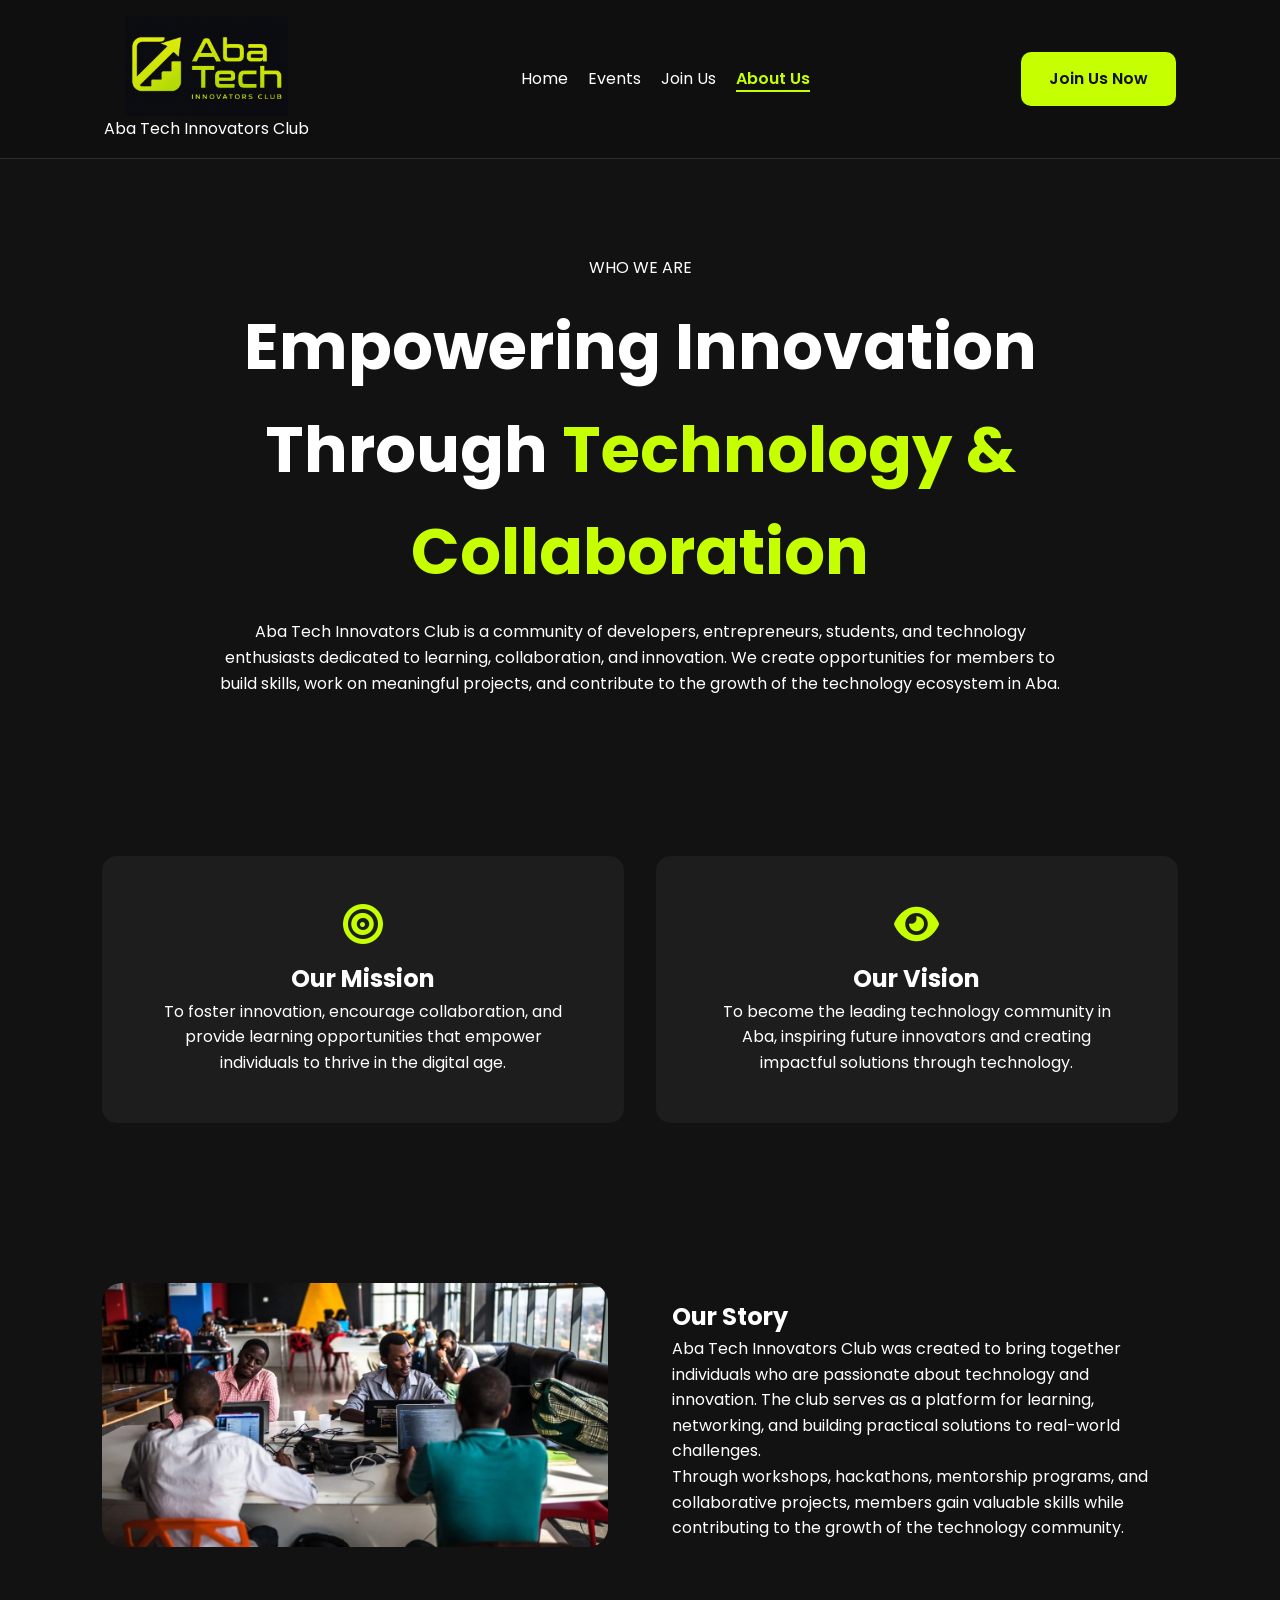
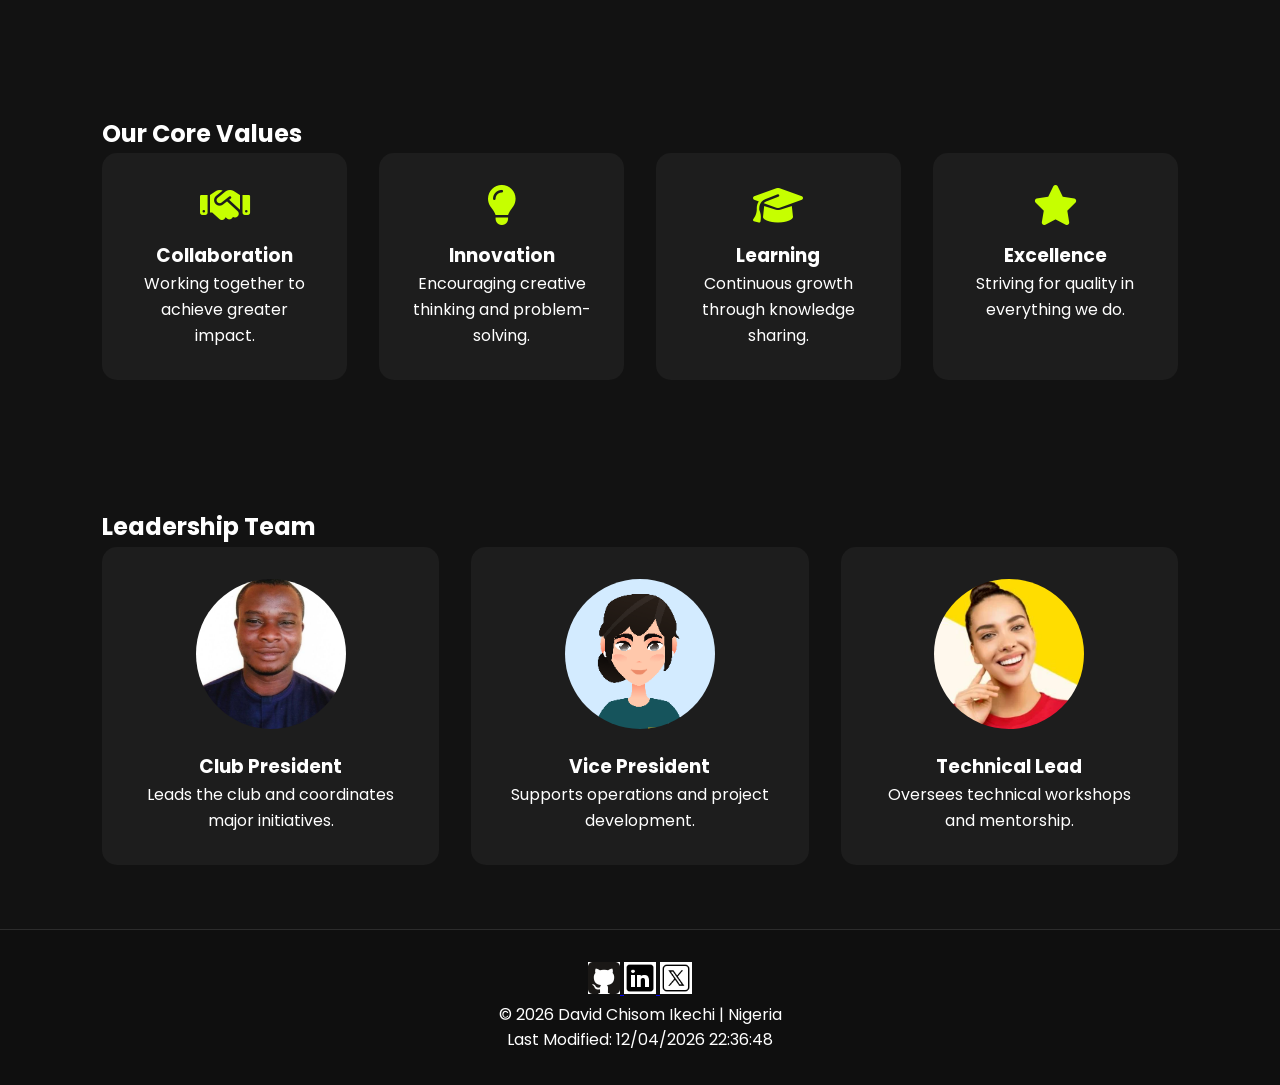
<file: finalproject/about.html>
<!DOCTYPE html>
<html lang="en">
<head>
    <meta charset="UTF-8">
    <meta name="description" content="Aba Tech Innovators Club is a thriving community of developers, entrepreneurs, and technology enthusiasts collaborating to create impactful solutions.">
    <meta name="author" content="David Chisom Ikechi">
    <meta name="viewport" content="width=device-width, initial-scale=1.0">

    <title>About Us - Aba Tech Innovators Club</title>

    <link rel="icon" type="image/png" href="images/favicon.png">

    <!-- Facebook Open Graph Meta -->
    <meta property="og:title" content="About Us - Aba Tech Innovators Club">
    <meta property="og:description" content="Aba Tech Innovators Club is a thriving community of developers, entrepreneurs, and technology enthusiasts collaborating to create impactful solutions.">
    <meta property="og:image" content="https://ikechidavidchisom.github.io/wdd231/finalproject/images/social-preview-about-final.jpg">
    <meta property="og:url" content="https://ikechidavidchisom.github.io/wdd231/finalproject/index.html">
    <meta property="og:type" content="website">

    <link rel="stylesheet" href="styles/final.css">
    <link rel="stylesheet" href="styles/about-small.css">
    <link rel="stylesheet" href="styles/about-large.css">
    
    <link rel="preconnect" href="https://fonts.googleapis.com">
    <link rel="preconnect" href="https://fonts.gstatic.com" crossorigin>
    <link href="https://fonts.googleapis.com/css2?family=Poppins:wght@400;600;700&display=swap" rel="stylesheet">

    <link
    href="https://cdnjs.cloudflare.com/ajax/libs/font-awesome/6.5.1/css/all.min.css"
    rel="stylesheet">

    <!--scripts-->
    <script src="scripts/final.js" defer></script>
    <script src="scripts/hamburger.js" defer></script>
    <script src="scripts/date.js" defer></script>

</head>

<body>

    <header>
        <nav class="navig-bar">
            
            <button class="hamburger" aria-label="Menu">☰</button>

            <div class="logo">
                <img src="images/final-logo.png" alt="Aba Tech Innovators Club Logo">
                <span>Aba Tech Innovators Club</span>
            </div>

            <ul class="nav-links">
                <li><a href="index.html">Home</a></li>
                <li><a href="events.html">Events</a></li>
                <li><a href="join.html">Join Us</a></li>
                <li><a href="about.html" class="active">About Us</a></li>
                
            </ul>

            <a href="join.html" class="button-primary">Join Us Now</a>
        </nav>
    </header>

<main>

    <section class="about-hero">

        <div class="about-hero-content">

            <span class="tag">
                WHO WE ARE
            </span>

            <h1>
                Empowering Innovation Through
                <span>Technology & Collaboration</span>
            </h1>

            <p>
                Aba Tech Innovators Club is a community of developers,
                entrepreneurs, students, and technology enthusiasts
                dedicated to learning, collaboration, and innovation.
                We create opportunities for members to build skills,
                work on meaningful projects, and contribute to the
                growth of the technology ecosystem in Aba.
            </p>

        </div>

    </section>

    <section class="mission-vision">

        <article class="mission-card">

            <i class="fas fa-bullseye"></i>

            <h2>Our Mission</h2>

            <p>
                To foster innovation, encourage collaboration,
                and provide learning opportunities that empower
                individuals to thrive in the digital age.
            </p>

        </article>

        <article class="mission-card">

            <i class="fas fa-eye"></i>

            <h2>Our Vision</h2>

            <p>
                To become the leading technology community in
                Aba, inspiring future innovators and creating
                impactful solutions through technology.
            </p>

        </article>

    </section>

    <section class="our-story">

        <div class="story-image">
            <img src="images/techhub.webp" alt="Club members collaborating">
        </div>

        <div class="story-content">
            <h2>Our Story</h2>

            <p>
                Aba Tech Innovators Club was created to bring together
                individuals who are passionate about technology and
                innovation. The club serves as a platform for learning,
                networking, and building practical solutions to
                real-world challenges.
            </p>

            <p>
                Through workshops, hackathons, mentorship programs,
                and collaborative projects, members gain valuable
                skills while contributing to the growth of the
                technology community.
            </p>
        </div>
    </section>

    <section class="values">

        <h2>Our Core Values</h2>

        <div class="values-grid">
            <article class="value-card">
                <i class="fas fa-handshake"></i>
                <h3>Collaboration</h3>
                <p>
                    Working together to achieve greater impact.
                </p>
            </article>

            <article class="value-card">
                <i class="fas fa-lightbulb"></i>
                <h3>Innovation</h3>
                <p> Encouraging creative thinking and problem-solving.</p>
            </article>

            <article class="value-card">
                <i class="fas fa-graduation-cap"></i>
                <h3>Learning</h3>
                <p>Continuous growth through knowledge sharing. </p>
            </article>

            <article class="value-card">
                <i class="fas fa-star"></i>
                <h3>Excellence</h3>
                <p>Striving for quality in everything we do.</p>
            </article>
        </div>
    </section>

    <section class="leadership">

        <h2>Leadership Team</h2>

        <div class="leaders-grid">
            <article class="leader-card">
                <img src="images/members.jpg" alt="Club President">
                <h3>Club President</h3>
                <p>
                    Leads the club and coordinates major initiatives.
                </p>
            </article>

            <article class="leader-card">
                <img src="images/vice-president.png" alt="Vice President">
                <h3>Vice President</h3>
                <p>
                    Supports operations and project development.
                </p>
            </article>

            <article class="leader-card">
                <img src="images/tech-lead.png" alt="Technical Lead">
                <h3>Technical Lead</h3>
                <p>
                    Oversees technical workshops and mentorship.
                </p>
            </article>
        </div>

    </section>

</main>

    <footer>
        <div class="social">
        <a href="https://ikechidavidchisom.github.io/wdd231" target="_blank">
            <img src="images/github.webp" alt="GitHub">
        </a>
        <a href="https://linkedin.com/in/ikechidavid" target="_blank">
            <img src="images/linkedin.png" alt="LinkedIn">
        </a>
        <a href="https://twitter.com/ikechidavid" target="_blank">
            <img src="images/twitter.png" alt="Twitter">
        </a>

        </div>
        <p>&copy; <span id="year"></span> David Chisom Ikechi | Nigeria</p>
        <p id="lastModified"></p>
    </footer>
</body>
</html>
</file>
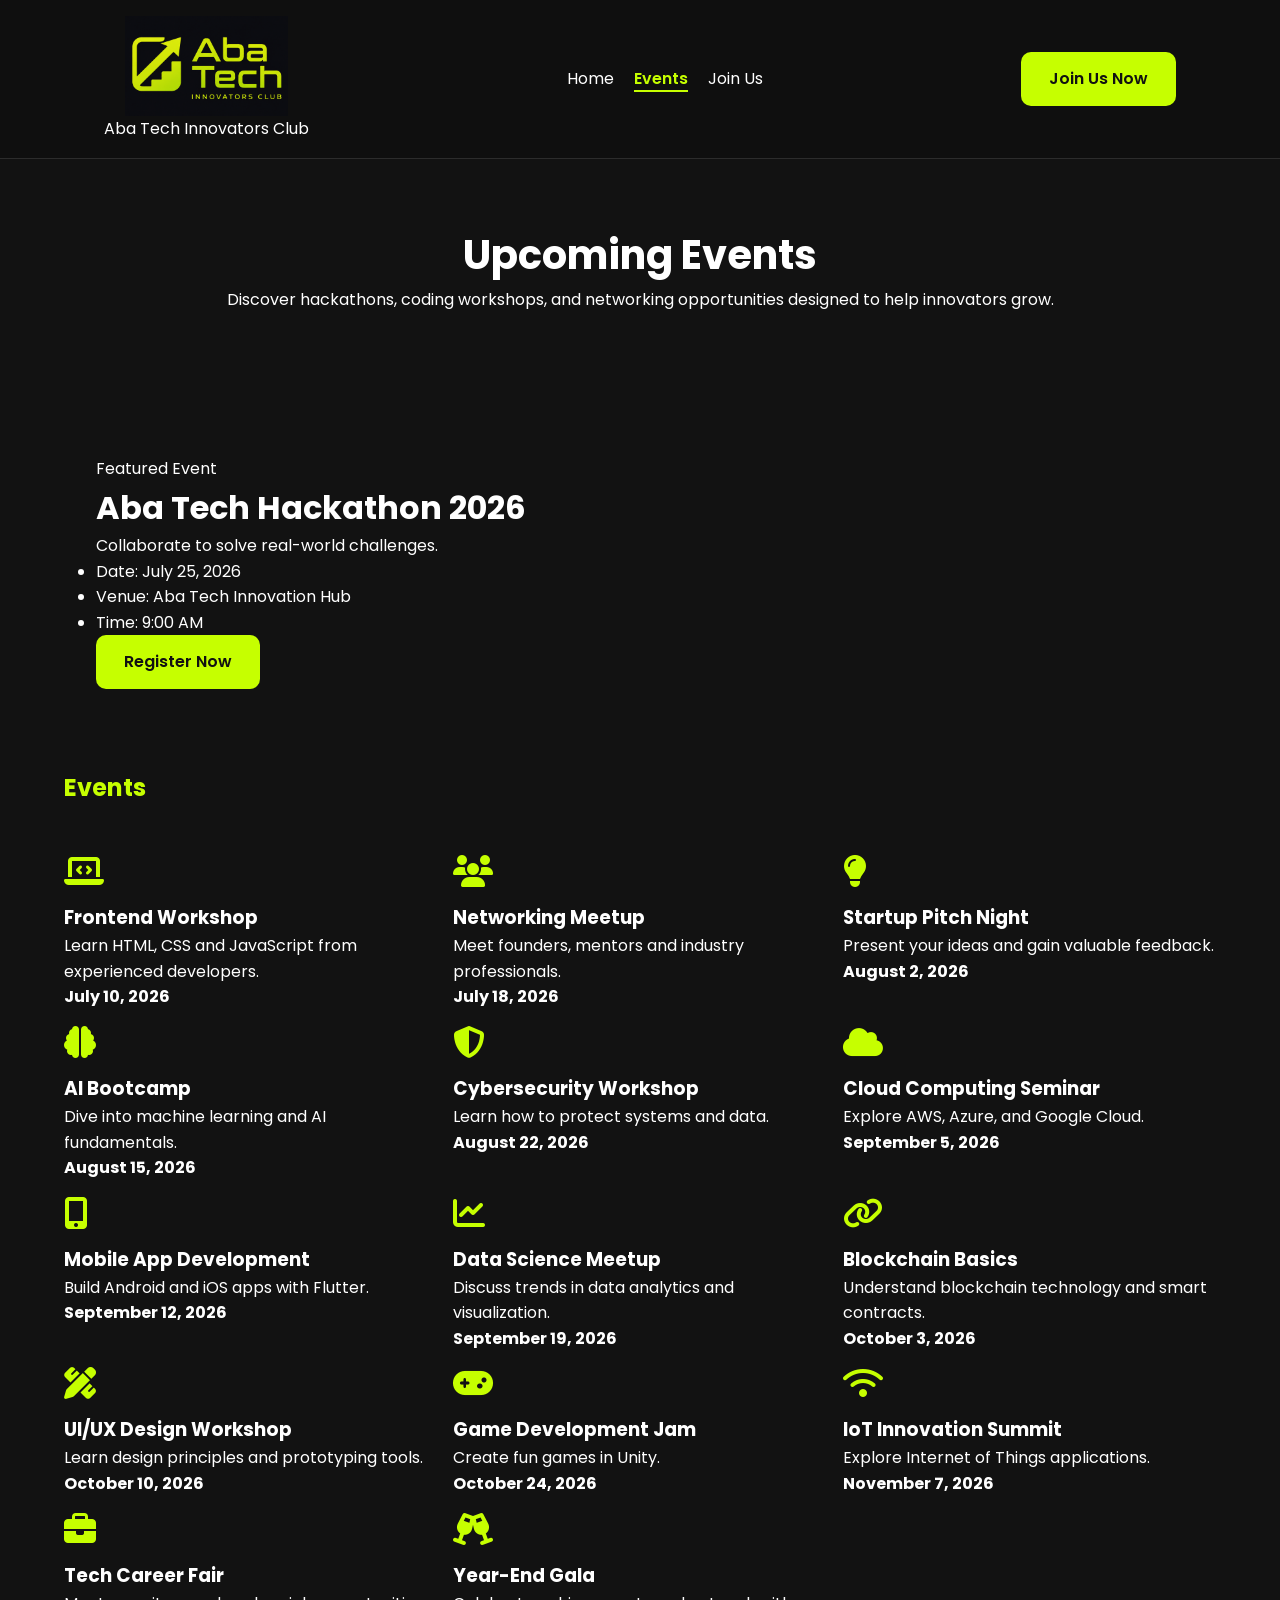
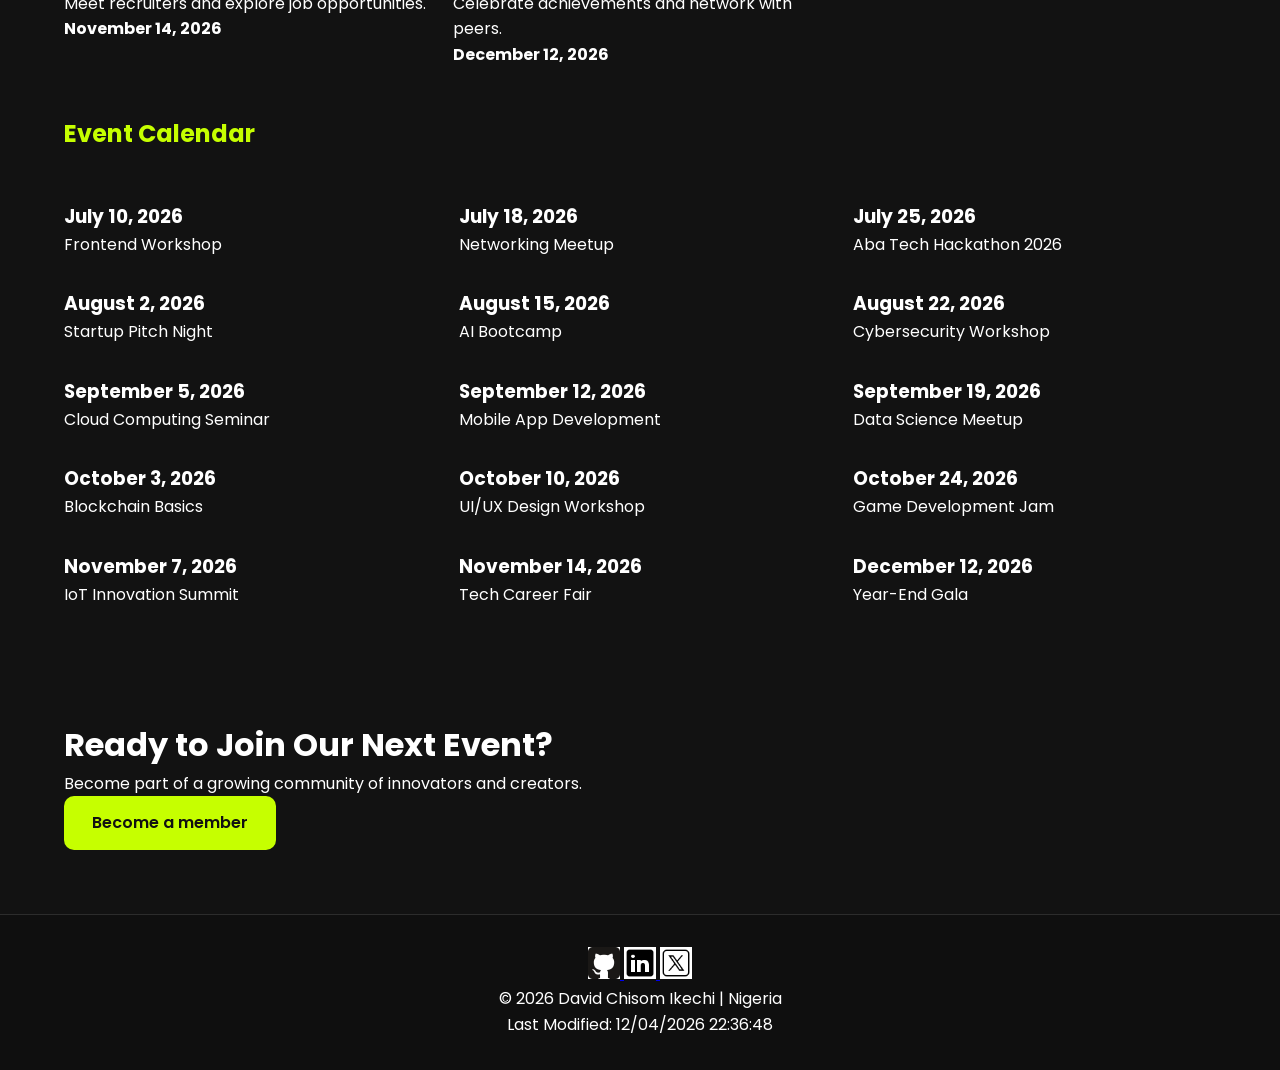
<file: finalproject/events.html>
<!DOCTYPE html>
<html lang="en">
<head>
    <meta charset="UTF-8">
    <meta name="description" content="Discover hackathons, coding workshops, and networking opportunities designed to help innovators grow.">
    <meta name="author" content="David Chisom Ikechi">
    <meta name="viewport" content="width=device-width, initial-scale=1.0">

    <title>Events - Aba Tech Innovators Club</title>

    <link rel="icon" type="image/png" href="images/favicon.png">

    <!-- Facebook Open Graph Meta -->
    <meta property="og:title" content="Events - Aba Tech Innovators Club">
    <meta property="og:description" content="Discover hackathons, coding workshops, and networking opportunities designed to help innovators grow.">
    <meta property="og:image" content="https://ikechidavidchisom.github.io/wdd231/finalproject/images/social-preview-events-final.jpg">
    <meta property="og:url" content="https://ikechidavidchisom.github.io/wdd231/finalproject/index.html">
    <meta property="og:type" content="website">

    <link rel="stylesheet" href="styles/final.css">
    <link rel="stylesheet" href="styles/final-small.css">
    <link rel="stylesheet" href="styles/final-large.css">

    <link rel="preconnect" href="https://fonts.googleapis.com">
    <link rel="preconnect" href="https://fonts.gstatic.com" crossorigin>
    <link href="https://fonts.googleapis.com/css2?family=Poppins:wght@400;600;700&display=swap" rel="stylesheet">

    <link
    href="https://cdnjs.cloudflare.com/ajax/libs/font-awesome/6.5.1/css/all.min.css"
    rel="stylesheet">

    <!--scripts-->
    <script src="scripts/hamburger.js" defer></script>
    <script src="scripts/date.js" defer></script>
    <script src="scripts/events.js" defer></script>

</head>

<body>

<header>
    <nav class="navig-bar">
        <button class="hamburger" aria-label="Menu">☰</button>
        <div class="logo">
            <img src="images/final-logo.png" alt="Aba Tech">
            <span>Aba Tech Innovators Club</span>
        </div>
        <ul class="nav-links">
            <li><a href="index.html">Home</a></li>
            <li><a href="events.html" class="active">Events</a></li>
            <li><a href="join.html">Join Us</a></li>
        </ul>
        <a href="join.html" class="button-primary">Join Us Now</a>
    </nav>
</header>

<main>
    <section class="events-hero">
        <h1>Upcoming Events</h1>
        <p>Discover hackathons, coding workshops, and networking opportunities designed to help innovators grow.</p>
    </section>

    <!-- Featured Event will be injected dynamically -->
    <section class="featured-event">
        <div class="featured-content" id="featured-event"></div>
    </section>

    <!-- Event cards will be injected dynamically -->
     <section class="event-list">
        <h2>Events</h2>
        <div class="event-grid" id="event-grid"></div>
    </section>

    <!-- Timeline will be injected dynamically -->
    <section class="timeline">
        <h2>Event Calendar</h2>
        <div class="timeline-calendar" id="timeline"></div>
    </section>

    <section class="cta">
        <h2>Ready to Join Our Next Event?</h2>
        <p>Become part of a growing community of innovators and creators.</p>
        <a href="join.html" class="button-primary">Become a member</a>
    </section>
</main>

<footer>
    <div class="social">
      <a href="https://ikechidavidchisom.github.io/wdd231" target="_blank">
        <img src="images/github.webp" alt="GitHub">
      </a>
      <a href="https://linkedin.com/in/ikechidavid" target="_blank">
        <img src="images/linkedin.png" alt="LinkedIn">
      </a>
      <a href="https://twitter.com/ikechidavid" target="_blank">
        <img src="images/twitter.png" alt="Twitter">
      </a>
    </div>
    <p>&copy; <span id="year"></span> David Chisom Ikechi | Nigeria</p>
    <p id="lastModified"></p>
</footer>

</body>
</html>
</file>
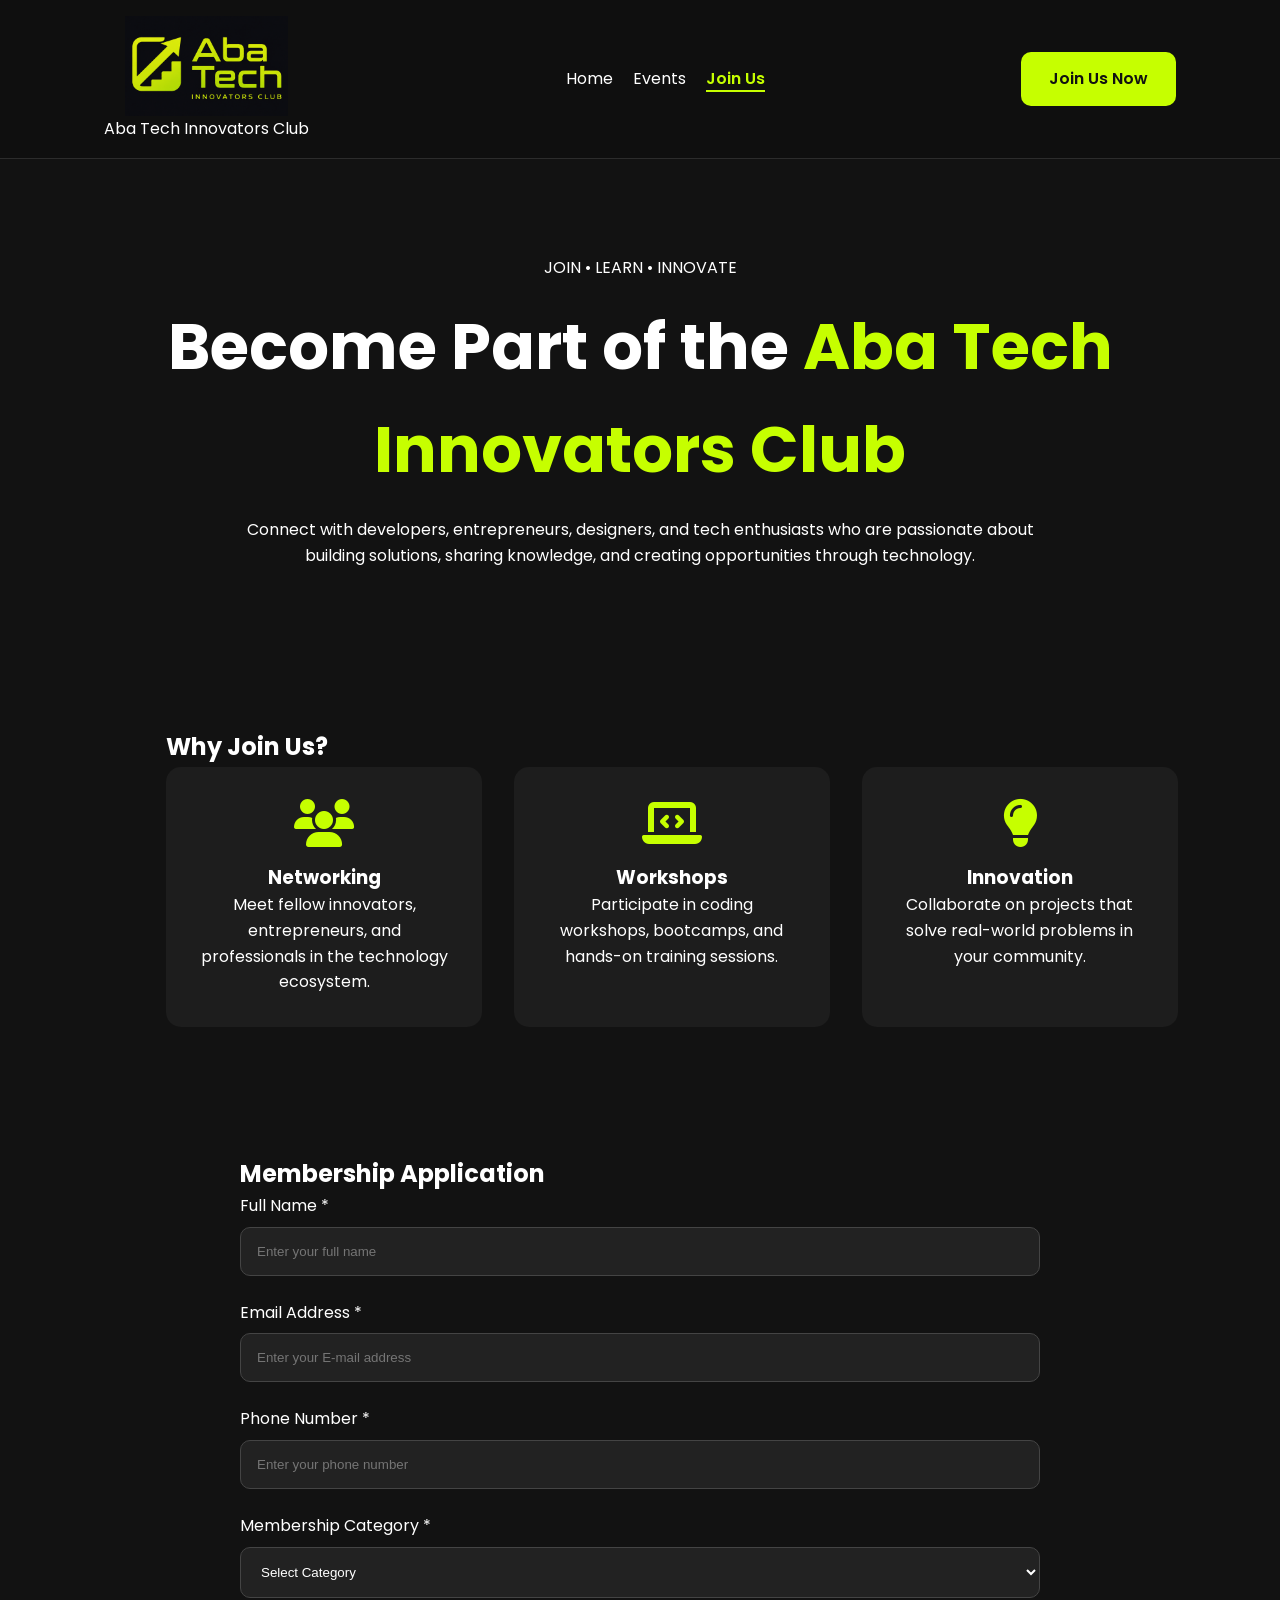
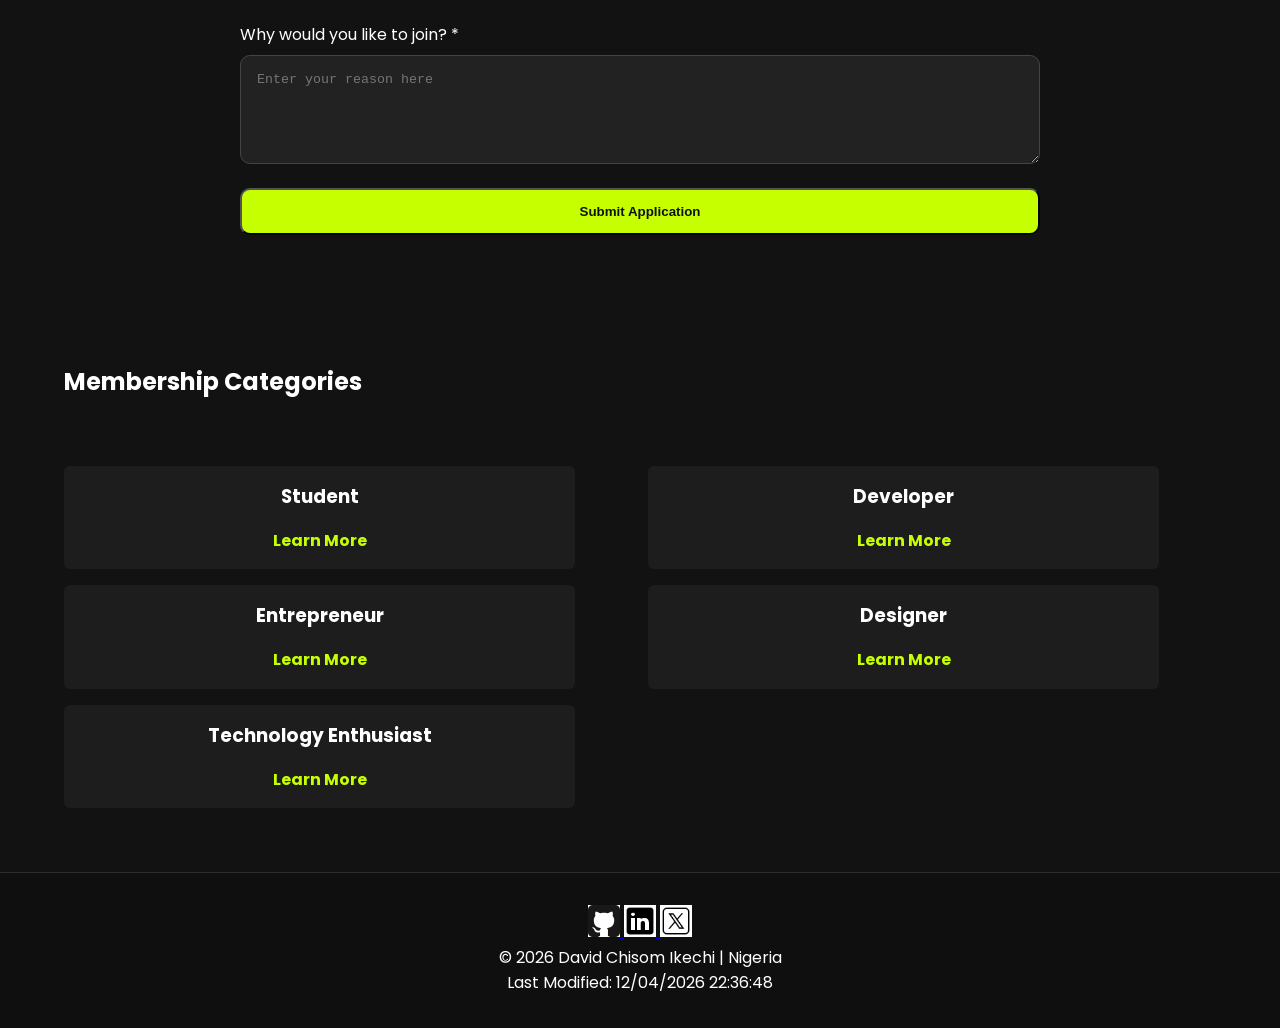
<file: finalproject/join.html>
<!DOCTYPE html>
<html lang="en">
<head>
    <meta charset="UTF-8">
    <meta name="description" content="Connect with developers, and tech enthusiasts who are passionate about building solutions, and creating opportunities through technology.">
    <meta name="author" content="David Chisom Ikechi">
    <meta name="viewport" content="width=device-width, initial-scale=1.0">

    <title>Join - Aba Tech Innovators Club</title>

    <link rel="icon" type="image/png" href="images/favicon.png">

    <!-- Facebook Open Graph Meta -->
    <meta property="og:title" content="Join - Aba Tech Innovators Club">
    <meta property="og:description" content="Connect with developers, and tech enthusiasts who are passionate about building solutions, and creating opportunities through technology.">
    <meta property="og:image" content="https://ikechidavidchisom.github.io/wdd231/finalproject/images/social-preview-join-final.jpg">
    <meta property="og:url" content="https://ikechidavidchisom.github.io/wdd231/finalproject/index.html">
    <meta property="og:type" content="website">

    <link rel="stylesheet" href="styles/final.css">
    <link rel="stylesheet" href="styles/final-small.css">
    <link rel="stylesheet" href="styles/final-large.css">

    <link rel="preconnect" href="https://fonts.googleapis.com">
    <link rel="preconnect" href="https://fonts.gstatic.com" crossorigin>
    <link href="https://fonts.googleapis.com/css2?family=Poppins:wght@400;600;700&display=swap" rel="stylesheet">

    <link href="https://cdnjs.cloudflare.com/ajax/libs/font-awesome/6.5.1/css/all.min.css" rel="stylesheet">

    <!--scripts-->
    <script src="scripts/final.js" defer></script>
    <script src="scripts/hamburger.js" defer></script>
    <script src="scripts/join-modal.js" defer></script>
    <script src="scripts/timestamp.js" defer></script>
    <script src="scripts/date.js" defer></script>

</head>

<body>

    <header>
        <nav class="navig-bar">
            
            <button class="hamburger" aria-label="Menu">☰</button>

            <div class="logo">
                <img src="images/final-logo.png" alt="Aba Tech Innovators Club Logo">
                <span>Aba Tech Innovators Club</span>
            </div>

            <ul class="nav-links">
                <li><a href="index.html">Home</a></li>
                <li><a href="events.html">Events</a></li>
                <li><a href="join.html" class="active">Join Us</a></li>
                
            </ul>

            <a href="join.html" class="button-primary">Join Us Now</a>
        </nav>
    </header>

<main>

    <section class="join-hero">

        <div class="join-hero-content">

            <span class="tag">
                JOIN • LEARN • INNOVATE
            </span>

            <h1>
                Become Part of the <span>Aba Tech Innovators Club</span>
            </h1>

            <p>
                Connect with developers, entrepreneurs, designers, and tech enthusiasts who are passionate about building solutions, sharing knowledge, and creating opportunities through technology.
            </p>

        </div>

    </section>

    <section class="membership-benefits">

        <h2>Why Join Us?</h2>

        <div class="benefits-grid">

            <article class="benefit-card">
                <i class="fas fa-users"></i>
                <h3>Networking</h3>
                <p>
                    Meet fellow innovators, entrepreneurs, and professionals in the technology ecosystem.
                </p>
            </article>

            <article class="benefit-card">
                <i class="fas fa-laptop-code"></i>
                <h3>Workshops</h3>
                <p>
                    Participate in coding workshops, bootcamps, and hands-on training sessions.
                </p>
            </article>

            <article class="benefit-card">
                <i class="fas fa-lightbulb"></i>
                <h3>Innovation</h3>
                <p>
                    Collaborate on projects that solve real-world problems in your community.
                </p>
            </article>

        </div>

    </section>

    <section class="join-form-section">

        <div class="form-container">

            <h2>Membership Application</h2>

            <form class="join-form">

                <div class="form-group">
                    <label for="fullname">Full Name *</label>
                    <input type="text" id="fullname" name="fullname" placeholder="Enter your full name" required>
                </div>

                <div class="form-group">
                    <label for="email">Email Address *</label>
                    <input type="email" id="email" name="email" placeholder="Enter your E-mail address" required>
                </div>

                <div class="form-group">
                    <label for="phone">Phone Number *</label>
                    <input type="tel" id="phone" name="phone" placeholder="Enter your phone number" required>
                </div>

                <div class="form-group">
                    <label for="category">Membership Category *</label>
                    <select id="category" name="category" required>
                        <option value="">Select Category</option>
                        <option>Student</option>
                        <option>Developer</option>
                        <option>Entrepreneur</option>
                        <option>Designer</option>
                        <option>Technology Enthusiast</option>
                    </select>
                </div>

                <div class="form-group">
                    <label for="interest">Why would you like to join? *</label>
                    <textarea id="interest" name="interest" rows="5" placeholder="Enter your reason here" required></textarea>
                </div>

                <button type="submit" class="button-primary">Submit Application</button>

            </form>

        </div>

    </section>

    <!-- Membership cards -->
    <section class="membership-levels">
      <h2>Membership Categories</h2>
      <div class="membership-cards">
        <div class="card">
          <h3>Student</h3>
          <a href="#npModal">Learn More</a>
        </div>
        <div class="card">
          <h3>Developer</h3>
          <a href="#bronzeModal">Learn More</a>
        </div>
        <div class="card">
          <h3>Entrepreneur</h3>
          <a href="#silverModal">Learn More</a>
        </div>
        <div class="card">
          <h3>Designer</h3>
          <a href="#goldModal">Learn More</a>
        </div>
        <div class="card">
          <h3>Technology Enthusiast</h3>
          <a href="#diamondModal">Learn More</a>
        </div>
      </div>
    </section>

    <!-- Modals -->
    <dialog id="npModal">
        <h4>Student Benefits</h4>
        <p>No fee, access to networking events, community support.</p>
        <button class="close">Close</button>
    </dialog>

    <dialog id="bronzeModal">
        <h4>Developer Benefits</h4>
        <p>Basic training sessions, event discounts, directory listing.</p>
        <button class="close">Close</button>
    </dialog>

    <dialog id="silverModal">
        <h4>Entrepreneur Benefits</h4>
        <p>Advertising opportunities, spotlight positions, extended discounts.</p>
        <button class="close">Close</button>
    </dialog>

    <dialog id="goldModal">
        <h4>Designer Benefits</h4>
        <p>Premium events, full advertising package, maximum discounts.</p>
        <button class="close">Close</button>
    </dialog>

    <dialog id="diamondModal">
        <h4>Technology Enthusiast Benefits</h4>
        <p>Premium events, full advertising package, maximum discounts.</p>
        <button class="close">Close</button>
    </dialog>

</main>

    <footer>
        <div class="social">
        <a href="https://ikechidavidchisom.github.io/wdd231" target="_blank">
            <img src="images/github.webp" alt="GitHub">
        </a>
        <a href="https://linkedin.com/in/ikechidavid" target="_blank">
            <img src="images/linkedin.png" alt="LinkedIn">
        </a>
        <a href="https://twitter.com/ikechidavid" target="_blank">
            <img src="images/twitter.png" alt="Twitter">
        </a>

        </div>
        <p>&copy; <span id="year"></span> David Chisom Ikechi | Nigeria</p>
        <p id="lastModified"></p>
    </footer>
</body>
</html>
</file>
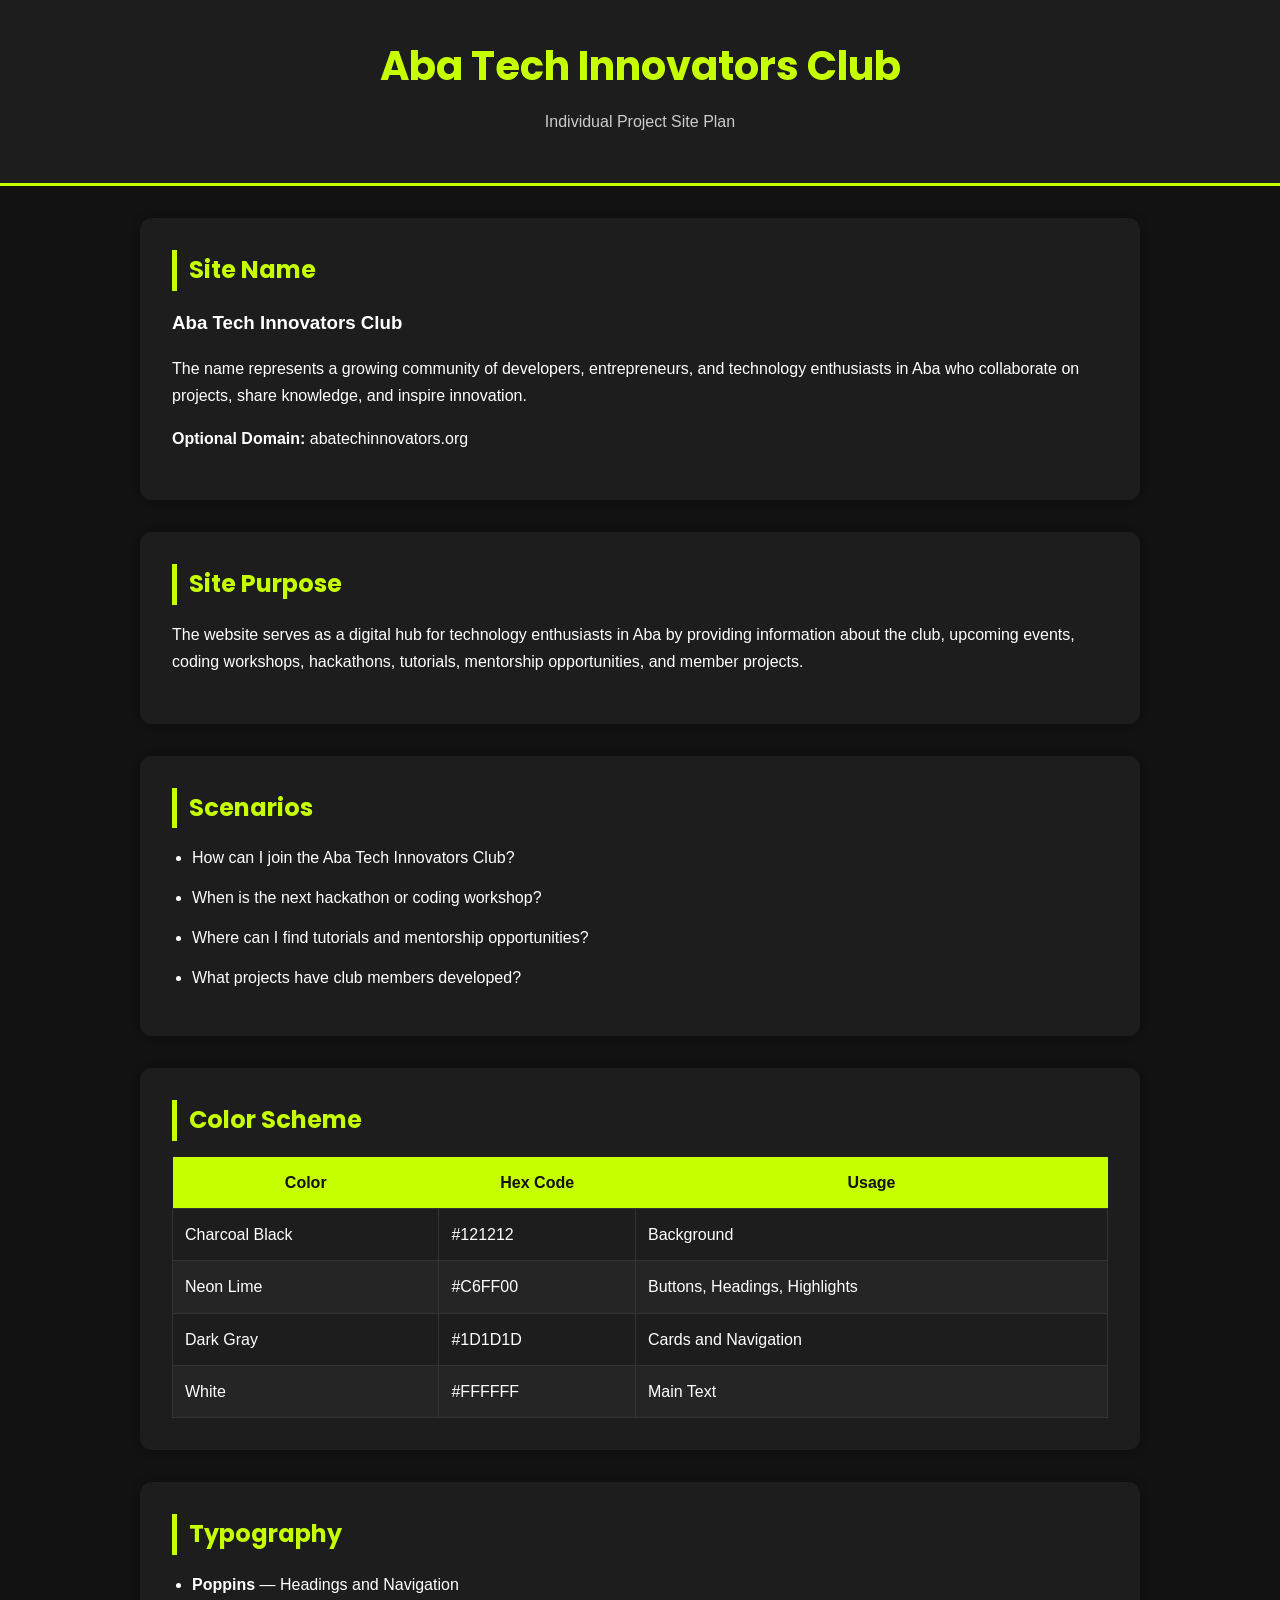
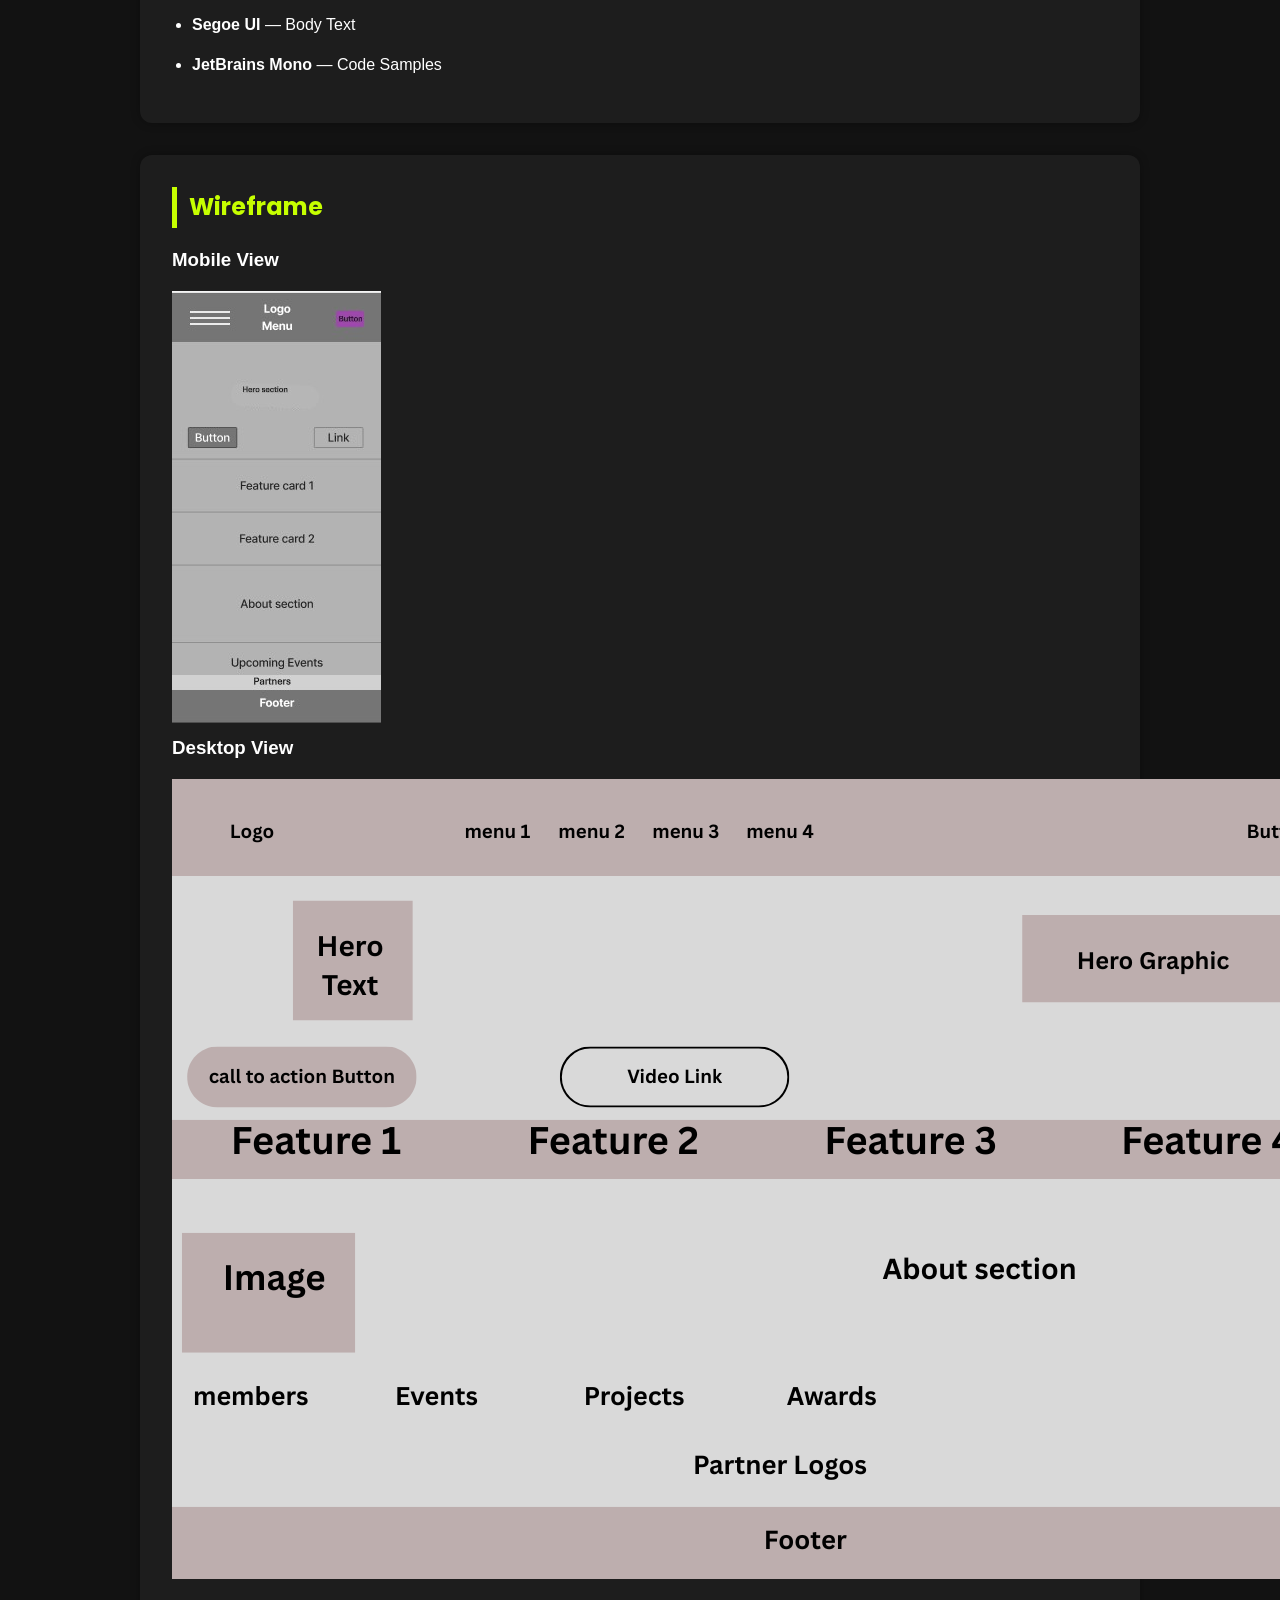
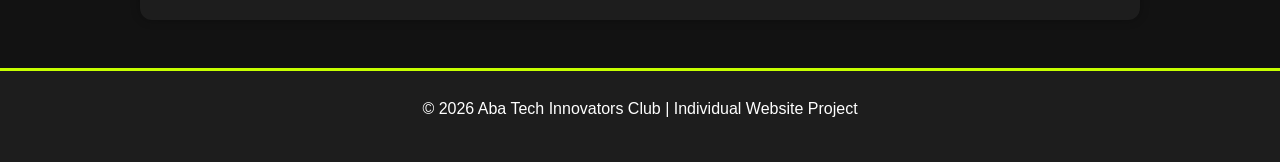
<file: finalproject/siteplan.html>
<!DOCTYPE html>
<html lang="en">

<head>

    <meta charset="UTF-8">
    <meta name="viewport"
          content="width=device-width, initial-scale=1.0">

    <title>Aba Tech Innovators Club - Site Plan</title>

    <link rel="stylesheet" href="styles/siteplan.css">

</head>

<body>

    <header>

        <div class="container">

            <h1>Aba Tech Innovators Club</h1>

            <p class="subtitle">
                Individual Project Site Plan
            </p>

        </div>

    </header>

    <main class="container">

        <!-- Site Name -->

        <section>

            <h2>Site Name</h2>

            <article>

                <h3>Aba Tech Innovators Club</h3>

                <p>
                    The name represents a growing community of
                    developers, entrepreneurs, and technology
                    enthusiasts in Aba who collaborate on projects,
                    share knowledge, and inspire innovation.
                </p>

                <p>
                    <strong>Optional Domain:</strong>
                    abatechinnovators.org
                </p>

            </article>

        </section>

        <!-- Site Purpose -->

        <section>

            <h2>Site Purpose</h2>

            <article>

                <p>
                    The website serves as a digital hub for
                    technology enthusiasts in Aba by providing
                    information about the club, upcoming events,
                    coding workshops, hackathons, tutorials,
                    mentorship opportunities, and member projects.
                </p>

            </article>

        </section>

        <!-- Scenarios -->

        <section>

            <h2>Scenarios</h2>

            <article>

                <ul>

                    <li>
                        How can I join the Aba Tech Innovators Club?
                    </li>

                    <li>
                        When is the next hackathon or coding workshop?
                    </li>

                    <li>
                        Where can I find tutorials and mentorship opportunities?
                    </li>

                    <li>
                        What projects have club members developed?
                    </li>

                </ul>

            </article>

        </section>

        <!-- Color Scheme -->

        <section>

            <h2>Color Scheme</h2>

            <article>

                <table>

                    <thead>

                        <tr>
                            <th>Color</th>
                            <th>Hex Code</th>
                            <th>Usage</th>
                        </tr>

                    </thead>

                    <tbody>

                        <tr>
                            <td>Charcoal Black</td>
                            <td>#121212</td>
                            <td>Background</td>
                        </tr>

                        <tr>
                            <td>Neon Lime</td>
                            <td>#C6FF00</td>
                            <td>Buttons, Headings, Highlights</td>
                        </tr>

                        <tr>
                            <td>Dark Gray</td>
                            <td>#1D1D1D</td>
                            <td>Cards and Navigation</td>
                        </tr>

                        <tr>
                            <td>White</td>
                            <td>#FFFFFF</td>
                            <td>Main Text</td>
                        </tr>

                    </tbody>

                </table>

            </article>

        </section>

        <!-- Typography -->

        <section>

            <h2>Typography</h2>

            <article>

                <ul>

                    <li>
                        <strong>Poppins</strong> — Headings and Navigation
                    </li>

                    <li>
                        <strong>Segoe UI</strong> — Body Text
                    </li>

                    <li>
                        <strong>JetBrains Mono</strong> — Code Samples
                    </li>

                </ul>

            </article>

        </section>

        <!-- Wireframe -->

        <section>

            <h2>Wireframe</h2>

        <article>

        <h3>Mobile View</h3>

        <div class="pre">
        <img
            src="images/mobileview.jpg"
            alt="mobile view wireframe">
        </div>

        <h3>Desktop View</h3>

        <div >
        <img
            src="images/desktopview.png"
            alt="Desktop view wireframe">
        </div>

        </article>

        </section>

    </main>

    <footer>

        <p>
            &copy; 2026 Aba Tech Innovators Club |
            Individual Website Project
        </p>

    </footer>

</body>

</html>
</file>
<file: styles/small.css>
:root {
  --primary-color: #2c3e50;   /* dark blue-gray */
  --secondary-color: #0d47a1; /* blue accent */
  --background-color: #f4f4f4;
  --text-color: #333;
}

body {
  font-family: 'Roboto', sans-serif;
  margin: 0;
  padding: 0;
  background-color: var(--background-color);
  color: var(--text-color);
}

header, nav, main, footer {
  padding: 1rem;
}

.logo {
  max-width: 200px;
}

header {
  display: flex;
  justify-content: space-between;
  align-items: center;
  background-color: var(--primary-color);
  color: white;
}

header span {
  font-weight: 700;
}

nav ul {
  list-style: none;
  padding: 0;
  display: none; /* hidden until hamburger toggled */
  background-color: var(--primary-color);
}
nav ul.open {
  display: block; /* show when "open" class is added */
}
nav ul li {
  margin: 0.5rem 0;
}

nav ul li a {
  color: white;
  text-decoration: none;
}



button#menuButton {
  font-size: 2rem;
  background: none;
  border: none;
  cursor:pointer;
  color: white;
}

main {
  padding: 1rem;
}

section {
  margin-bottom: 1rem;
}

/* Course filter buttons */
button {
  padding: 0.5rem 1rem;
  border: none;
  border-radius: 4px;
  font-family: 'Roboto', sans-serif;
  font-weight: 700;
  cursor: pointer;
  margin: 0.5rem;
  transition: background-color 0.3s ease, color 0.3s ease;
}

/* Default button style */
#allCoursesBtn {
  background-color: var(--primary-color);
  color: rgb(255, 255, 255);
}

#wddCoursesBtn {
  background-color: var(--secondary-color);
  color: white;
}

#cseCoursesBtn {
  background-color: #013b19; /* green accent */
  color: white;
}

/* Hover effect */
button:hover {
  opacity: 0.9;
}

footer {
  text-align: center;
  margin-top: 2rem;
  background-color: var(--primary-color);
  color: white;
  padding: 1rem;
}

footer a {
  color: var(--secondary-color);
  text-decoration: none;
  margin: 0 0.5rem;
}

footer .social {
  display: flex;
  justify-content: center; /* centers horizontally */
  gap: 1rem;               /* adds spacing between items */
  margin-bottom: 1rem;
}

footer .social a {
  color: var(--secondary-color);
  text-decoration: none;
  font-weight: 700;
}
</file>
<file: styles/larger.css>
@media (min-width: 32.5rem) {
  nav ul {
    display: flex;
    justify-content: center;
    gap: 2rem;
    background-color: var(--primary-color);
  }

  button#menuButton {
    display: none; /* hide hamburger on large screens */
  }

  main {
    display: grid;
    grid-template-columns: 1fr 1fr;
    gap: 2rem;
  }

  section {
    border: 1px solid #eee;
    padding: 1rem;
    background-color: white;
  }

  h1, h2 {
    color: var(--secondary-color);
  }
}
</file>
<file: chamber/styles/small.css>
/* Reset & Base */
body {
  margin: 0;
  font-family: 'Roboto', sans-serif;
}

header {
  display: flex;
  justify-content: space-between;
  align-items: center;
  background: #004466;
  color: white;
  text-align: center;
  font-size: 1.5rem;
  padding: 1rem;
}

main {
  display: flex;
  flex-direction: column;
  gap: 1rem;
}

/* Branding block */
.branding {
  display: flex;
  flex-direction: row;
  align-items: center;
  gap: 0.5rem;
}

.branding img {
  max-width: 50px;
  height: auto;
}

/* Navigation */
.menu-toggle {
  background: none;
  border: none;
  color: white;
  font-size: 1.5rem;
  cursor: pointer;
  display: block;
  margin: 0.5rem auto;
}

nav ul {
  max-height: 0;
  overflow: hidden;
  flex-direction: column;
  background: #004466;
  padding: 0;
  margin: 0;
  font-size: 1rem;
  transition: max-height 0.4s ease-out;
}

nav ul.open {
  display: flex;
  max-height: 500px;
  padding: 0.5rem;
}

/* Hero Section */
.hero {
  margin-top: 1rem;
  position: relative;
  text-align: center;
  color: white;
}

.hero-img {
  width: 100%;
  height: auto;
  object-fit: cover;
}

.hero-text {
  position: relative;
  padding: 1rem;
  background: rgba(0,0,0,0.5);
  color: white;
  text-align: center;
}

.hero-text h1, .hero-text h2 {
  font-size: 1.8rem;
  margin-bottom: 0.5rem;
}

.hero-text p {
  font-size: 1rem;
  margin-bottom: 1rem;
}

/* CTA Button */
.cta-btn {
  background: #004466;
  color: #fff;
  padding: 0.75rem 1.25rem;
  border-radius: 4px;
  text-decoration: none;
  font-weight: 700;
  transition: background 0.3s ease;
  display: inline-block;
  margin-top: 1rem;
}
.cta-btn:hover {
  background: #006699;
}

.hero-buttons {
  display: flex;
  align-content: center;
  align-items:center;
  gap: 1rem;
  padding: auto;
}

.hero-buttons .join-btn{
  background: #004466;
  color: #fff;
  padding: 1rem;
  border-radius: 6px;
}

.hero-buttons .explore-btn{
  background: #004466;
  color: #fff;
  padding: 1rem;
  border-radius: 6px;
}

/* Directory Page Features */
.view-toggle {
  text-align: center;
  margin: 1rem;
}

/* Grid view */
.grid-view {
  display: grid;
  grid-template-columns: repeat(auto-fit, minmax(250px, 1fr));
  gap: 1rem;
}

.grid-view .member-card {
  background: #fff;
  border: 1px solid #ddd;
  border-radius: 6px;
  padding: 1rem;
  text-align: center;
}

/* List view */
.list-view {
  display: flex;
  flex-direction: column;
  gap: 1rem;
}

.list-view .member-card {
  display: flex;
  align-items: center;
  gap: 1rem;
  background: #f9f9f9;
  border: 1px solid #ccc;
  padding: 1rem;
}

.list-view .member-card img {
  max-width: 80px;
  height: auto;
}


@media (min-width: 600px) {
  .grid-view {
    grid-template-columns: repeat(2, 1fr);
  }
}

/* Events Section */
#events {
  background: #f9f9f9;
  padding: 1rem;
  border: 1px solid #ccc;
}
#events h2 {
  color: #004466;
  margin-bottom: 0.5rem;
}
#events ul {
  list-style: none;
  padding: 0;
}
#events li {
  margin: 0.5rem 0;
}

/* Weather Section */
#weather {
  background: #eef;
  padding: 1rem;
  border-radius: 6px;
}
#weather h2 {
  color: #004466;
  margin-bottom: 0.5rem;
}
#forecast p {
  margin: 0.25rem 0;
}

/* Spotlights Section */
#spotlights {
  display: grid;
  grid-template-columns: 1fr;
  gap: 1rem;
}

@media (min-width: 768px) {
  #spotlights {
    grid-template-columns: repeat(3, 1fr);
  }
}
.spotlight-card {
  border: 1px solid #ccc;
  padding: 1rem;
  background: #fff;
  text-align: center;
}
.spotlight-card img {
  max-width: 100px;
  height: auto;
  margin-bottom: 0.5rem;
}
.spotlight-card h3 {
  color: #004466;
  margin: 0.5rem 0;
}
.spotlight-card a {
  color: #006699;
  text-decoration: none;
  font-weight: 700;
}
.spotlight-card a:hover {
  text-decoration: underline;
}

/* Responsive Layout for Homepage */
@media (min-width: 992px) {
  main {
    display: grid;
    grid-template-columns: 2fr 1fr;
    gap: 2rem;
  }
  #events, #weather, #spotlights {
    grid-column: span 1;
  }
}

footer {
  display: flex;
  justify-content: space-between;
  align-items: center;
  background: #004466;
  color: white;
  text-align: center;
  font-size: 1rem;
  padding: 1rem;
}
</file>
<file: chamber/styles/large.css>
/* large.css */
@media (min-width: 768px) {
  header {
    display:flex;
    flex-direction: row;       /* side by side */
    justify-content: space-between;
    align-items: center;
  }

 main {
    display:flex;
    justify-content: space-between;
    flex-direction: column;
  }

.branding {
    display:flex;
    flex-direction: row;
    gap: 1rem;
  }

  .menu-toggle {
    display: none;             /* hide hamburger */
  }

  nav ul {
    display: flex;
    flex-direction: row;
    gap: 1rem;
    max-height: none;
    transition: none;
    color: #fff;
  }
  
  .hero-img {
    height: 500px;
  }

  .hero-text h2 {
    font-size: 2.5rem;
  }

  .hero-text p {
    font-size: 1.2rem;
  }
}

section {
    flex: 1;
  }

 

  form {
    flex: 2;
  }

  .membership-cards {
    flex: 1;
    flex-direction: column;
  }

  .card {
    width: 90%;
}
</file>
<file: finalproject/styles/final.css>
/* RESET */
* {
  margin: 0;
  padding: 0;
  box-sizing: border-box;
}

html {
  scroll-behavior: smooth;
}

body {
  font-family: 'Poppins', 'Segoe UI', sans-serif;
  background: var(--bg);
  color: var(--white);
  line-height: 1.6;
}

/* VARIABLES */
:root {
  --bg: #121212;
  --card: #1d1d1d;
  --border: #2c2c2c;

  --lime: #C6FF00;
  --lime-light: #DFFF4F;

  --white: #ffffff;
  --gray: #cfcfcf;

  --transition: .3s ease;
}

.container {
  width: 90%;
  max-width: 1200px;
  margin: auto;
}

/* BUTTONS */
.button-primary {
  display: inline-block;
  background: var(--lime);
  color: #111;
  text-decoration: none;
  padding: 14px 28px;
  border-radius: 10px;
  font-weight: 600;
  transition: var(--transition);
}
.button-primary:hover {
  transform: translateY(-3px);
  box-shadow: 0 0 15px var(--lime),
              0 0 30px rgba(198,255,0,.4);
}

.button-secondary {
  display: inline-block;
  color: var(--white);
  text-decoration: none;
  border: 2px solid var(--lime);
  padding: 14px 28px;
  border-radius: 10px;
}
.button-secondary:hover {
  background: rgba(198,255,0,.1);
}

/* HEADER */
header {
  position: sticky;
  top: 0;
  z-index: 999;
  background: #0f0f0f;
  border-bottom: 1px solid var(--border);
}

.navig-bar {
  max-width: 1200px;
  margin: auto;
  padding: 1rem 5%;
  display: flex;
  justify-content: space-between;
  align-items: center;
}
.logo{
  display: flex;
  flex-direction: column;
  justify-content: space-between;
  align-items: center;
}
.logo img {
  height: 100px;
}

.nav-links {
  list-style: none;
  display: flex;
  justify-content: space-between;
}
.nav-links a {
  text-decoration: none;
  color: var(--white);
}
.nav-links a:hover {
  color: var(--lime);
}

.nav-links a.active {
  color: var(--lime); /* highlight color */
  font-weight: 600;
  border-bottom: 2px solid var(--lime); /* optional underline */
}

nav ul li {
  margin: 0 10px;
}



/* FEATURES */
.feature-card {
  background: var(--card);
  padding: 2rem;
  border-radius: 15px;
  border: 1px solid var(--border);
  transition: .3s;
}
.feature-card:hover {
  transform: translateY(-8px);
}
.feature-card i {
  color: var(--lime);
  font-size: 2rem;
  margin-bottom: 1rem;
}

.event-card i {
  color: var(--lime);
  font-size: 2rem;
  margin-bottom: 1rem;
}

.event-list h2{
  margin: 0 4rem ;
  color: #C6FF00;
}

.partner-grid span{
  display: flex;
  flex-direction: column;
  justify-content: space-between;
  align-items: center;
}
.partner-grid span img {
  background: #fff;
  max-width: 50px;
  min-width: 50px;
}

/* MEMBERSHIP CARDS */
.membership-cards {
  display: flex;
  flex-direction: column;
  gap: 1rem;
  margin: 4rem;
}
.membership-cards .card {
  background: var(--card);
  border: var(--border);
  border-radius: 6px;
  padding: 1rem;
  text-align: center;
  opacity: 0;
  animation: fadeInUp 1s ease forwards;
}
@keyframes fadeInUp {
  from { opacity: 0; transform: translateY(20px); }
  to { opacity: 1; transform: translateY(0); }
}
.membership-cards .card:hover {
  transform: translateY(-5px) scale(1.03);
  transition: transform 0.3s ease, box-shadow 0.3s ease;
}
.card h3 {
  margin-bottom: 0.5rem;
  color: var(--white);
}
.card a {
  display: inline-block;
  margin-top: 0.5rem;
  color: var(--lime);
  text-decoration: none;
  font-weight: bold;
}
.card a:hover {
  text-decoration: underline;
  color: var(--gray);
}

/* MODALS */
dialog {
  margin: auto;
  background: var(--border);
  color: var(--white);
  border: none;
  border-radius: 6px;
  padding: 1.5rem;
  max-width: 400px;
}
dialog::backdrop {
  background: var(--card);
}
dialog h4 {
  margin-top: 0;
  color: var(--lime-light);
}
dialog button.close {
  margin-top: 1rem;
  padding: 0.5rem 1rem;
  background: var(--lime);
  color: var(--card);
  border: none;
  border-radius: 4px;
  cursor: pointer;
}

.mission-card i,
.value-card i {
  color: var(--lime);
  font-size: 2.5rem;
  margin-bottom: 1rem;
}

/* FOOTER */
.social img {
  background: #fff;
  width: 32px;
}
footer {
  background: #0f0f0f;
  border-top: 1px solid var(--border);
  text-align: center;
  padding: 2rem;
}
</file>
<file: finalproject/styles/final-small.css>
/* MOBILE
   768px and below
*/
@media (max-width:768px){

  /* NAVIGATION */
  .navig-bar {
    flex-direction: row;
    justify-content: space-between;
    align-items: center;
    padding: 0.5rem 1rem;
  }

  .nav-links {
    position: fixed;
    top: 0;
    left: -250px; /* hidden off-screen */
    width: 250px;
    height: auto;
    background: #333;
    color: #fff;
    flex-direction: column;
    padding-top: 60px;
    transition: left 0.3s ease;
    z-index: 1000;
  }

  .nav-links li {
    margin: 1rem 0;
    text-align: center;
  }

  .nav-links a {
    color: #fff;
    text-decoration: none;
    font-size: 1.2rem;
  }

  .nav-links.active {
    left: 0; /* slides in */
  }

  .overlay {
    position: fixed;
    top: 0;
    left: 0;
    width: 100%;
    height: 100%;
    background: #121212;
    display: none;
    z-index: 900;
  }

  .overlay.active {
    display: block;
  }

  .hamburger {
    font-size: 1.8rem;
    background: none;
    border: none;
    cursor: pointer;
    color: #bdbcbc;
    z-index: 1100;
  }

  /* EVENTS PAGE */
  .events-hero {
    padding: 3rem 5%;
    text-align: center;
  }
  .events-hero h1 { 
    font-size: 2rem; 
}

  .featured-event { 
    padding: 2rem 5%; 
}

  .featured-content { 
    padding: 1.5rem; 
    text-align: center; 
}
  .featured-content h2 { 
    font-size: 1.6rem; 
}

  .event-grid {
    padding: 2rem 5%;
    display: grid;
    grid-template-columns: 1fr;
    gap: 1.5rem;
  }
  .event-card {
    background: var(--card);
    padding: 1.5rem;
    border-radius: 12px;
    text-align: center;
  }
  .timeline { 
    padding: 2rem 5%; 
}

  .timeline h2 { 
    font-size: 1.6rem; 
    text-align: center; 
}

  .timeline-item { 
    padding: 1rem; 
    border-left: 3px solid var(--lime); 
    margin-bottom: 1rem; 
}
  .cta { 
    padding: 3rem 5%; 
    text-align: center; 
}

  .cta h2 { 
    font-size: 1.6rem; 
}

  .cta .button-primary { 
    width: 100%; 
}

  /* HERO */
  .hero {
    padding: 3rem 5%;
    display: flex;
    flex-direction: column;
    text-align: center;
  }
  .hero h1 { 
    font-size: 2.2rem; 
    line-height: 1.2; 
}

  .hero-buttons {
   flex-direction: column; 
   gap: 1rem; }

  .btn-secondary { 
    width: auto; 
}

  /* LOGO */
  .logo-showcase {
    width: 180px; 
    height: 180px;
    margin: 2rem auto;
    border-radius: 20px;
    border: 2px solid var(--lime);
    display: flex; 
    justify-content: center; 
    align-items: center;
    font-size: 4rem; 
    color: var(--lime);
  }

  /* FEATURES */
  .features {
    padding: 2rem 5%;
    display: grid;
    grid-template-columns: 1fr;
    gap: 1rem;
  }

  /* ABOUT */
  .about {
    padding: 3rem 5%;
    flex-direction: column;
    text-align: center;
  }
  .about img { 
    width: 100%; 
    border-radius: 15px; 
}

  .about h2 { 
    font-size: 1.8rem; 
    margin-top: 1.5rem; }

  /* STATS */
  .stats {
    padding: 2rem 5%;
    display: grid;
    grid-template-columns: 1fr;
    gap: 1rem;
  }
  .stat { 
    background: var(--card); 
    padding: 1.5rem; 
    text-align: center; 
    border-radius: 15px; 
}

  .stat h3 { 
    font-size: 2rem; 
    color: var(--lime); 
}

  /* PARTNERS */
  .partners { padding: 2rem 5%; 
}

  .partner-grid {
    display: grid;
    grid-template-columns: 1fr;
    gap: 1rem;
  }
  .partner-grid span {
    background: var(--card);
    padding: 1rem;
    border-radius: 10px;
    text-align: center;
  }

  /* JOIN PAGE */
  .join-hero {
    padding: 3rem 5%;
    text-align: center;

  }
  .join-hero h1 { 
    font-size: 2.2rem; 
    margin: 1rem 0; 
    color: #DFFF4F;

}
    

  .membership-benefits { 
    padding: 2rem 5%; 
}

  .benefits-grid { 
    grid-template-columns: 1fr; 
    gap: 1rem; 
}

  .benefit-card { 
    background: var(--card); 
    padding: 1.5rem; 
    border-radius: 15px; 
    text-align: center; 
}

  .benefit-card i { 
    font-size: 2rem; 
    color: var(--lime); 
    margin-bottom: 1rem; 
}

.join-form-section { 
    padding: 2rem 5%; 
}

.join-form { 
    display: grid; 
    gap: 1rem; 
}

.form-group { 
    flex-direction: column; 
}

  .form-group input,
  .form-group select,
  .form-group textarea {
    padding: 0.8rem;
    width: 100%;
    border-radius: 10px;
    border: 1px solid #444;
    background: #222;
    color: #fff;
  }
}
</file>
<file: finalproject/styles/final-large.css>
/* DESKTOP VIEW (769px and above)*/
@media (min-width:769px){

.hamburger {
display: none;
}

.hero{
    min-height:90vh;
    display:grid;
    grid-template-columns:1fr 1fr;
    gap:4rem;
    align-items:center;
    padding:6rem 8%;
}

.hero h1{
    font-size:4.5rem;
    line-height:1.1;
}

.hero h1 span{
    color:var(--lime);
}

.hero p{
    max-width:550px;
    margin:1.5rem 0;
}

.hero-buttons{
    display:flex;
    gap:1rem;
}

.logo-showcase{
    width:350px;
    height:350px;
    margin:auto;
    border-radius:30px;
    border:2px solid var(--lime);
    display:flex;
    justify-content:center;
    align-items:center;
    font-size:8rem;
    color:var(--lime);
    box-shadow:0 0 30px rgba(198,255,0,.3);
}

/* FEATURES */
.features{
    padding:4rem 8%;
    display:grid;
    grid-template-columns: repeat(4, 1fr);
    gap:1.5rem;
}

/* ABOUT */
.about{
    padding:6rem 8%;
    display:grid;
    grid-template-columns:1fr 1fr;
    gap:4rem;
    align-items:center;
}

.about img{
    width:100%;
    border-radius:20px;
}

.about h2{
    font-size:3rem;
}

.about h2 span{
    color:var(--lime);
}

/* STATS */
.stats{
    padding:4rem 8%;
    display:grid;
    grid-template-columns: repeat(4, 1fr);
    gap:2rem;
}

.stat{
    background:var(--card);
    text-align:center;
    padding:2rem;
    border-radius:15px;
}

.stat h3{
    color:var(--lime);
    font-size:3rem;
}

/* PARTNERS */
.partners{
    padding:5rem 8%;
}

.partner-grid{
    display:grid;
    grid-template-columns: repeat(3,1fr);
    gap:1rem;
}

.partner-grid span{
    background:var(--card);
    padding:1.5rem;
    text-align:center;
    border-radius:10px;
}

/* EVENTS PAGE */
.events-hero{
    padding:4rem 5%;
    text-align:center;
}

.events-hero h1{
    font-size:2.5rem;
}

.featured-event{
    padding:3rem 5%;
}

.featured-content{
    padding:2rem;
}

.featured-content h2{
    font-size:2rem;
}

.event-grid{
    padding:3rem 5%;
    display:grid;
    grid-template-columns:repeat(3, 1fr);
    gap:1rem;
}

.timeline-calendar {
    padding:3rem 5%;
    display:grid;
    grid-template-columns:repeat(3, 1fr);
    gap: 2rem;
}

.timeline h2{
    color:var(--lime);
    margin: 0 4rem;
}

.cta{
    padding:4rem 5%;
}

.cta h2{
    font-size:2rem;
}

.join-hero{
    text-align:center;
    padding:6rem 8%;
}

.join-hero h1{
    font-size:4rem;
    margin:1rem 0;
}

.join-hero h1 span{
    color:var(--lime);
}

.join-hero p{
    max-width:800px;
    margin:auto;
}
.membership-levels h2{
    margin: 4rem;
}

.membership-benefits{
    margin-left: 4rem;
    padding:4rem 8%;
}

.benefits-grid{
    display:grid;
    grid-template-columns:repeat(3, 1fr);
    gap:2rem;
}

.benefit-card{
    background:var(--card);
    padding:2rem;
    border-radius:15px;
    text-align:center;
}

.benefit-card i{
    font-size:3rem;
    color:var(--lime);
    margin-bottom:1rem;
}

.join-form-section{
    padding:4rem 8%;
}

.form-container{
    max-width:800px;
    margin:auto;
}

.join-form{
    display:grid;
    gap:1.5rem;
}

.form-group{
    display:flex;
    flex-direction:column;
}

.form-group label{
    margin-bottom:.5rem;
}

.form-group input,
.form-group select,
.form-group textarea{
    padding:1rem;
    border-radius:10px;
    border:1px solid #444;
    background:#222;
    color:#fff;
}

.membership-cards {
    display: grid;
    grid-template-columns: repeat(2, 1fr);
  }

  .card {
    width: 90%;
  }
}
</file>
<file: chamber/styles/discover-small.css>
/* ===== Reset & Base ===== */
body {
  margin: 0;
  font-family: 'Roboto', sans-serif;
}

header {
  display: flex;
  justify-content: space-between;
  align-items: center;
  background: #004466;
  color: #fff;
  padding: 1rem;
  border-bottom: 6px solid #3841bd;
}

.branding {
  display: flex;
  align-items: center;
  gap: 0.75rem;
}

.branding img {
  height: 45px;
}

.branding span {
  font-weight: 700;
  font-size: 1.25rem;
}

/* ===== Navigation ===== */
.menu-toggle {
  background: none;
  border: none;
  color: #fff;
  font-size: 1.5rem;
  cursor: pointer;
  display: block;
  margin: 0.5rem auto;
}

nav ul {
  max-height: 0;
  overflow: hidden;
  flex-direction: column;
  background: #004466;
  padding: 0;
  margin: 0;
  font-size: 1rem;
  transition: max-height 0.4s ease-out;
}

nav ul.open {
  display: flex;
  max-height: 500px;
  padding: 0.5rem;
}

nav a {
  color: #fff;
  text-decoration: none;
  font-weight: 500;
  padding: 0.5rem;
  display: block;
}

nav a:hover {
  background: #0066cc;
}

/* ===== Headings ===== */
h1 {
  padding: 1rem;
  font-size: 1.5rem;
}

/* Breadcrumb links */
.breadcrumb {
  display: flex;
  flex-wrap: wrap;
  gap: 1rem;
  margin: 1rem 0;
}

.breadcrumb .link-box {
  display: inline-block;
  padding: 0.5rem 1rem;
  border-radius: 4px;
  text-decoration: none;
  font-size: 1rem;
  color: #fff;
  background: #042c55;
  transition: transform 0.3s ease;
}

.breadcrumb .link-box:hover {
  background: #4469ad;
  color:#fff;
  transform: translateY(-3px);
}

.link-box.discover {
  background: #e7ecf1;
  color: #1d1d1d;
}

/* ===== Main Layout ===== */
main {
  display: flex;
  flex-direction: column;
  gap: 1rem;
  margin: 1rem;
}

/* ===== Discover Grid (Small Screens) ===== */
#discover {
  display: grid;
  gap: 1rem;
  grid-template-areas:
    "card1"
    "card2"
    "card3"
    "card4"
    "card5"
    "card6"
    "card7"
    "card8";
}

.card {
  border: 1px solid #ddd;
  border-radius: 6px;
  padding: 1rem;
  background: #fff;
  box-shadow: 0 2px 4px rgba(0,0,0,0.1);
}

.card h2 {
  margin-top: 0;
  color: #004080;
  font-size: 1.2rem;
}

.card figure {
  margin: 0;
}

.card img {
  width: 300px;
  height: auto;
  border-radius: 4px;
}

.card address {
  font-style: normal;
  font-size: 0.9rem;
  margin: 0.5rem 0;
  color: #333;
}

.card p {
  font-size: 0.95rem;
  line-height: 1.4;
}

.card button {
  margin-top: 0.5rem;
  padding: 0.5rem 1rem;
  background: #004080;
  color: #fff;
  border: none;
  border-radius: 4px;
  cursor: pointer;
}

.card button:hover {
  background: #2e7fcf;
}

/* ===== Form ===== */
form {
  width: 95%;
  margin: 1rem auto;
  padding: 1rem;
  background: #f9f9f9;
  border: 1px solid #ddd;
  border-radius: 6px;
}

form label {
  display: block;
  margin-bottom: 0.75rem;
  font-weight: 600;
}

form input:focus,
form select:focus,
form textarea:focus {
  outline: 2px solid #004080;
  outline-offset: 2px;
}

form input[type="text"],
form input[type="email"],
form input[type="tel"],
form select,
form textarea {
  width: 100%;
  padding: 0.5rem;
  margin-top: 0.25rem;
  border: 1px solid #ccc;
  border-radius: 4px;
}

form input[type="submit"] {
  background: #004080;
  color: #fff;
  padding: 0.75rem 1.5rem;
  border: none;
  border-radius: 4px;
  cursor: pointer;
  font-weight: bold;
}

form input[type="submit"]:hover {
  background: #2e7fcf;
}

/* ===== Membership Cards ===== */
.membership-cards {
  display: flex;
  flex-direction: column;
  gap: 1rem;
  margin: 2rem 0;
}

.membership-cards .card {
  background: #fff;
  border: 1px solid #ddd;
  border-radius: 6px;
  padding: 1rem;
  text-align: center;
  box-shadow: 0 2px 4px rgba(0,0,0,0.2);
  opacity: 0;
  animation: fadeInUp 1s ease forwards;
}

@keyframes fadeInUp {
  from { opacity: 0; transform: translateY(20px); }
  to { opacity: 1; transform: translateY(0); }
}

.membership-cards .card:hover {
  transform: translateY(-5px) scale(1.03);
  box-shadow: 0 6px 12px rgba(0,0,0,0.3);
  transition: transform 0.3s ease, box-shadow 0.3s ease;
}

.card h3 {
  margin-bottom: 0.5rem;
  color: #004080;
}

.card a {
  display: inline-block;
  margin-top: 0.5rem;
  color: #0066cc;
  text-decoration: none;
  font-weight: bold;
}

.card a:hover {
  text-decoration: underline;
  color: #960518;
}

dialog {
  border: none;
  border-radius: 8px;
  padding: 1.5rem;
  max-width: 500px;
  box-shadow: 0 6px 12px rgba(0,0,0,0.3);
}

dialog::backdrop {
  background: rgba(0,0,0,0.6);
}

#infoModal img {
  width: 100%;
  height: auto;
  margin: 1rem 0;
  border-radius: 6px;
}

#closeModal {
  margin-top: 1rem;
  padding: 0.5rem 1rem;
  background: #004080;
  color: #fff;
  border: none;
  border-radius: 4px;
  cursor: pointer;
}

#closeModal:hover {
  background: #2e7fcf;
}

/* ===== Footer ===== */
footer {
  display: flex;
  justify-content: space-between;
  align-items: center;
  background: #004466;
  color: white;
  text-align: center;
  font-size: 1rem;
  padding: 1rem;
}
</file>
<file: chamber/styles/discover-medium.css>
@media (min-width: 641px) and (max-width: 1024px) {
  #discover {
    display: grid;
    gap: 1.5rem;
    grid-template-areas:
      "card1" 
      "card2"
      "card3" 
      "card4"
      "card5" 
      "card6"
      "card7" 
      "card8";
  }

  .card:nth-child(1) { grid-area: card1; }
  .card:nth-child(2) { grid-area: card2; }
  .card:nth-child(3) { grid-area: card3; }
  .card:nth-child(4) { grid-area: card4; }
  .card:nth-child(5) { grid-area: card5; }
  .card:nth-child(6) { grid-area: card6; }
  .card:nth-child(7) { grid-area: card7; }
  .card:nth-child(8) { grid-area: card8; }

  .card {
    box-shadow: 0 3px 6px rgba(0,0,0,0.15);
    transition: transform 0.3s ease, box-shadow 0.3s ease;
  }

  .card img:hover {
    filter: brightness(0.9);
    transform: scale(1.03);
  }
}
</file>
<file: chamber/styles/discover-large.css>
/* large.css */
@media (min-width: 768px) {
  header {
    display:flex;
    flex-direction: row;
    justify-content: space-between;
    align-items: center;
  }

  main {
    display:flex;
    flex-direction: column; /* keep vertical flow */
    gap: 2rem;
  }
  
  .title-box {
    background: none;
    color: #0f0f0f;
    border-radius: 6px;
    font-weight: 700;
    font-size: 2rem;
  }

  .link-box {
    display: inline-block;
    border-radius: 0;
    text-decoration: none;
    font-size: 1rem;
    color: #fff;
    transition: transform 0.3s ease;
  }

  .link-box:hover {
    cursor: pointer;
    background: #336da8;
    transform: translateY(-3px);
  }

  /* Different color contrasts */
  .link-box.home,
  .link-box.discover,
  .link-box.directory {
    background: #042c55;
  }

  .link-box.discover {
    background: #ced0d3;
  }

  .link-box.home:hover,
  .link-box.discover:hover,
  .link-box.directory:hover {
    background: #4469ad;
    color: #fff;
  }

  .branding {
    display:flex;
    flex-direction: row;
    gap: 1rem;
  }

  .menu-toggle {
    display: none; /* hide hamburger */
  }

  nav ul {
    display: flex;
    flex-direction: row;
    gap: 1rem;
    max-height: none;
    transition: none;
    color: #fff;
  }

  
  /* ===== Discover Grid for Large Screens ===== */
  #discover {
    display: grid;
    gap: 1.5rem;
    grid-template-areas:
      "card1 card2" 
      "card3 card4"
      "card5 card6" 
      "card7 card8";
  }

  .card:nth-child(1) { grid-area: card1; }
  .card:nth-child(2) { grid-area: card2; }
  .card:nth-child(3) { grid-area: card3; }
  .card:nth-child(4) { grid-area: card4; }
  .card:nth-child(5) { grid-area: card5; }
  .card:nth-child(6) { grid-area: card6; }
  .card:nth-child(7) { grid-area: card7; }
  .card:nth-child(8) { grid-area: card8; }

  .card {
    box-shadow: 0 4px 8px rgba(0,0,0,0.15);
    transition: transform 0.3s ease, box-shadow 0.3s ease;
  }

  .card img:hover {
    filter: brightness(0.85);
    transform: scale(1.05);
  }

.card img {
  width: 100%;

}
footer {
    display: flex;
    flex-direction: row;
  }
}
</file>
<file: chamber/styles/join-small.css>
/* ===== Reset & Base ===== */
body {
  margin: 0;
  font-family: 'Roboto', sans-serif;
}

header {
  display: flex;
  justify-content: space-between;
  align-items: center;
  background: #004466;
  color: #fff;
  padding: 1rem;
  border-bottom: 6px solid #3841bd;
}

.branding {
  display: flex;
  align-items: center;
  gap: 0.75rem;
}

.branding img {
  height: 45px;
}

.branding span {
  font-weight: 700;
  font-size: 1.25rem;
}

/* ===== Navigation ===== */
.menu-toggle {
  background: none;
  border: none;
  color: #fff;
  font-size: 1.5rem;
  cursor: pointer;
  display: block;
  margin: 0.5rem auto;
}

nav ul {
  max-height: 0;
  overflow: hidden;
  flex-direction: column;
  background: #004466;
  padding: 0;
  margin: 0;
  font-size: 1rem;
  transition: max-height 0.4s ease-out;
}

nav ul.open {
  display: flex;
  max-height: 500px;
  padding: 0.5rem;
}

nav a {
  color: #fff;
  text-decoration: none;
  font-weight: 500;
  padding: 0.5rem;
  display: block;
}

nav a:hover {
  background: #0066cc;
}

/* ===== Headings ===== */
h1 {
  padding: 1rem;
  font-size: 1.5rem;
}


/* Breadcrumb links */
.breadcrumb {
  display: flex;
  flex-wrap: wrap;
  gap: 1rem;
  margin: 1rem 0;
}

.breadcrumb .link-box {
  display: inline-block;
  padding: 0.5rem 1rem;
  border-radius: 4px;
  text-decoration: none;
  font-size: 1rem;
  color: #fff;
  background: #042c55;
  transition: transform 0.3s ease;
}

.breadcrumb .link-box:hover {
  background: #4469ad;
  color: #fff;
  transform: translateY(-3px);
}

.link-box.join-now {
  background: #dcdfe4;
  color: #000;
  }

/* ===== Main Layout ===== */
main {
  display: flex;
  flex-direction: column;
  gap: 1rem;
  margin: 1rem;
}

/* ===== Form ===== */
form {
  width: 95%;
  margin: 1rem auto;
  padding: 1rem;
  background: #f9f9f9;
  border: 1px solid #ddd;
  border-radius: 6px;
}

form label {
  display: block;
  margin-bottom: 0.75rem;
  font-weight: 600;
}

form input:focus,
form select:focus,
form textarea:focus {
  outline: 2px solid #004080;
  outline-offset: 2px;
}

form input[type="text"],
form input[type="email"],
form input[type="tel"],
form select,
form textarea {
  width: 100%;
  padding: 0.5rem;
  margin-top: 0.25rem;
  border: 1px solid #ccc;
  border-radius: 4px;
}

form input[type="submit"] {
  background: #004080;
  color: #fff;
  padding: 0.75rem 1.5rem;
  border: none;
  border-radius: 4px;
  cursor: pointer;
  font-weight: bold;
}

form input[type="submit"]:hover {
  background: #2e7fcf;
}

/* ===== Membership Cards ===== */
.membership-cards {
  display: flex;
  flex-direction: column;
  gap: 1rem;
  margin: 2rem 0;
}

.membership-cards .card {
  background: #fff;
  border: 1px solid #ddd;
  border-radius: 6px;
  padding: 1rem;
  text-align: center;
  box-shadow: 0 2px 4px rgba(0,0,0,0.2);
  opacity: 0;
  animation: fadeInUp 1s ease forwards;
}

@keyframes fadeInUp {
  from { opacity: 0; transform: translateY(20px); }
  to { opacity: 1; transform: translateY(0); }
}

.membership-cards .card:hover {
  transform: translateY(-5px) scale(1.03);
  box-shadow: 0 6px 12px rgba(0,0,0,0.3);
  transition: transform 0.3s ease, box-shadow 0.3s ease;
}

.card h3 {
  margin-bottom: 0.5rem;
  color: #004080;
}

.card a {
  display: inline-block;
  margin-top: 0.5rem;
  color: #0066cc;
  text-decoration: none;
  font-weight: bold;
}

.card a:hover {
  text-decoration: underline;
  color: #960518;
}

/* ===== Modals ===== */
dialog {
  border: none;
  border-radius: 6px;
  padding: 1.5rem;
  max-width: 400px;
}

dialog::backdrop {
  background: #000;
}

dialog h4 {
  margin-top: 0;
  color: #004080;
}

dialog button.close {
  margin-top: 1rem;
  padding: 0.5rem 1rem;
  background: #004080;
  color: #fff;
  border: none;
  border-radius: 4px;
  cursor: pointer;
}

/* ===== Footer ===== */
footer {
  display: flex;
  justify-content: space-between;
  align-items: center;
  background: #004466;
  color: white;
  text-align: center;
  font-size: 1rem;
  padding: 1rem;
}
</file>
<file: chamber/styles/join-large.css>
/* large.css */
@media (min-width: 768px) {
  header {
    display:flex;
    flex-direction: row;
    justify-content: space-between;
    align-items: center;
  }

  main {
    display:flex;
    flex-direction: column; /* keep vertical flow */
    gap: 2rem;
  }

  .join-layout {
    display: flex;
    justify-content: space-between;
    gap: 2rem;
    width: 100%;
    max-width: 1200px;
    margin: 0 auto;
  }

  .join h1 {
    display: flex;
    justify-content: center;
    flex-wrap: wrap;
    gap: 0rem;
    margin: 1rem 0;
  }

  .title-box {
    background: none;
    color: #0f0f0f;
    border-radius: 6px;
    font-weight: 700;
    font-size: 2rem;
  }

  .link-box {
    display: inline-block;
    border-radius: 0;
    text-decoration: none;
    font-size: 1rem;
    color: #fff;
    transition: transform 0.3s ease;
  }

  .link-box:hover {
    cursor: pointer;
    background: #336da8;
    transform: translateY(-3px);
  }

  /* Different color contrasts */
  .link-box.home,
  .link-box.discover,
  .link-box.directory {
    background: #042c55;
  }

  .link-box.join-now {
  background: #4469ad;
  }

  .link-box.home:hover,
  .link-box.discover:hover,
  .link-box.directory:hover {
    background: #4469ad;
  }

  .branding {
    display:flex;
    flex-direction: row;
    gap: 1rem;
  }

  .menu-toggle {
    display: none; /* hide hamburger */
  }

  nav ul {
    display: flex;
    flex-direction: row;
    gap: 1rem;
    max-height: none;
    transition: none;
    color: #fff;
  }

  .hero-img {
    height: 500px;
  }

  .hero-text h2 {
    font-size: 2.5rem;
  }

  .hero-text p {
    font-size: 1.2rem;
  }

  /* Layout for join page */
  section {
    flex: 1;
  }

  form {
    flex: 2;
  }

  .membership-cards {
    flex: 1;
    flex-direction: column;
  }

  .card {
    width: 90%;
  }

  footer {
  display: flex;
  flex-direction: row;
  }
}
</file>
<file: chamber/styles/thankyou.css>
main {
  display: flex;
  max-width: 60%;
  justify-content: center;
  align-items: center;
  min-height: 70vh;
  padding: 1rem;
  margin: auto;
  
}

.thankyou {
  text-align: center;
  background: #fff;
  padding: 2rem 3rem;
  border-radius: 8px;
  box-shadow: 0 4px 12px #000;
}

.thankyou h1 {
  color: #033b5c;
  margin-bottom: 1rem;
}

.submitted-info {
  text-align: left;
  margin: 1.5rem auto;
  max-width: 400px;
}

.submitted-info p {
  background: #e6f2f5;
  padding: 0.5rem;
  border-radius: 4px;
  margin: 0.5rem 0;
}

.btn {
  display: inline-block;
  margin-top: 1.5rem;
  background: #025981;
  color: #fff;
  padding: 0.75rem 1.5rem;
  border-radius: 12px;
  text-decoration: none;
  font-weight: bold;
  transition: background 0.3s ease;
}

.btn:hover {
  background: #580101;
}
</file>
<file: finalproject/styles/about-small.css>
@media screen and (max-width:768px){

/* NAVIGATION */

.navig-bar{

    flex-direction: row;
    justify-content: space-between;
    align-items: center;
    padding: 0.5rem 1rem;
}

.nav-links{

    flex-wrap:wrap;
    justify-content:center;
    gap:1rem;
}

/* Sidebar menu */
.nav-links {
  position: fixed;
  top: 0;
  left: -250px; /* hidden off-screen */
  width: 250px;
  height: auto;
  background: #333;
  color: #fff;
  flex-direction: column;
  padding-top: 60px;
  transition: left 0.3s ease;
  z-index: 1000;
}

.nav-links li {
    margin: 1rem 0;
    text-align: center;
}

.nav-links a {
    color: #fff;
    text-decoration: none;
    font-size: 1.2rem;
  }

.nav-links.active {
  left: 0; /* slides in */
}

/* Overlay background */
.overlay {
  position: fixed;
  top: 0;
  left: 0;
  width: 100%;
  height: 100%;
  background: #121212;
  display: none;
  z-index: 900;
}

.overlay.active {
  display: block;
}

/* Hamburger button */
.hamburger {
  font-size: 1.8rem;
  background: none;
  border: none;
  cursor: pointer;
  color: #bdbcbc;
  z-index: 1100;
}

    .about-hero{

    padding:4rem 5%;
    text-align:center;
}

.about-hero h1{

    font-size:2.5rem;
}

.about-hero h1 span{

    color:var(--lime);
}

.mission-vision{

    padding:3rem 5%;

    display:grid;
    grid-template-columns:1fr;
    gap:1rem;
}

.mission-card{

    background:var(--card);
    padding:2rem;
    border-radius:15px;
    text-align:center;
}

.our-story{

    padding:4rem 5%;

    display:flex;
    flex-direction:column;
    gap:2rem;
}

.story-image img{

    width:100%;
    border-radius:15px;
}

.values{

    padding:3rem 5%;
}

.values-grid{

    display:grid;
    grid-template-columns:1fr;
    gap:1rem;
}

.value-card{

    background:var(--card);
    padding:2rem;
    border-radius:15px;
    text-align:center;
}

.leadership{

    padding:3rem 5%;
}

.leaders-grid{

    display:grid;
    grid-template-columns:1fr;
    gap:1rem;
}

.leader-card{

    background:var(--card);
    padding:2rem;
    border-radius:15px;
    text-align:center;
}

.leader-card img{

    width:120px;
    height:120px;
    border-radius:50%;
    margin-bottom:1rem;
}

}
</file>
<file: finalproject/styles/about-large.css>
@media screen and (min-width:769px){

.hamburger {
display: none;
}

.about-hero{

    text-align:center;
    padding:6rem 8%;
}

.about-hero h1{

    font-size:4rem;
    margin:1rem 0;
}

.about-hero h1 span{

    color:var(--lime);
}

.about-hero p{

    max-width:850px;
    margin:auto;
}

.mission-vision{

    padding:4rem 8%;

    display:grid;
    grid-template-columns:1fr 1fr;
    gap:2rem;
}

.mission-card{

    background:var(--card);
    padding:3rem;
    border-radius:15px;
    text-align:center;
}


.our-story{

    padding:6rem 8%;

    display:grid;
    grid-template-columns:1fr 1fr;
    gap:4rem;
    align-items:center;
}

.story-image img{

    width:100%;
    border-radius:20px;
}

.values{

    padding:4rem 8%;
}

.values-grid{

    display:grid;
    grid-template-columns:repeat(4,1fr);
    gap:2rem;
}

.value-card{

    background:var(--card);
    padding:2rem;
    border-radius:15px;
    text-align:center;
}

.leadership{

    padding:4rem 8%;
}

.leaders-grid{

    display:grid;
    grid-template-columns:repeat(3,1fr);
    gap:2rem;
}

.leader-card{

    background:var(--card);
    padding:2rem;
    border-radius:15px;
    text-align:center;
}

.leader-card img{

    width:150px;
    height:150px;
    object-fit:cover;
    border-radius:50%;
    margin-bottom:1rem;
}

}
</file>
<file: finalproject/styles/siteplan.css>
/* --------------------
   GOOGLE FONTS
-------------------- */

@import url('https://fonts.googleapis.com/css2?family=Poppins:wght@400;600;700&display=swap');

/* --------------------
   RESET
-------------------- */

*{
    margin:0;
    padding:0;
    box-sizing:border-box;
}

body{
    background:#121212;
    color:#ffffff;
    font-family:"Segoe UI",sans-serif;
    line-height:1.7;
}

/* --------------------
   CONTAINER
-------------------- */

.container{
    width:90%;
    max-width:1000px;
    margin:auto;
}

/* --------------------
   HEADER
-------------------- */

header{
    background:#1D1D1D;
    padding:2rem 0;
    border-bottom:3px solid #C6FF00;
    text-align:center;
}

header h1{
    font-family:"Poppins",sans-serif;
    color:#C6FF00;
    font-size:2.5rem;
}

.subtitle{
    color:#cccccc;
    margin-top:.5rem;
}

/* --------------------
   SECTIONS
-------------------- */

section{
    background:#1D1D1D;
    margin:2rem 0;
    padding:2rem;
    border-radius:12px;
    box-shadow:0 0 10px rgba(0,0,0,.3);
}

h2{
    color:#C6FF00;
    font-family:"Poppins",sans-serif;
    margin-bottom:1rem;
    border-left:5px solid #C6FF00;
    padding-left:12px;
}

h3{
    margin-bottom:1rem;
    color:#ffffff;
}

p{

    margin-bottom:1rem;
}

/* --------------------
   LISTS
-------------------- */

ul{

    margin-left:20px;
}

li{

    margin-bottom:.8rem;
}

/* --------------------
   TABLE
-------------------- */

table{
    width:100%;
    border-collapse:collapse;
    margin-top:1rem;
}

th{
    background:#C6FF00;
    color:#121212;
    padding:12px;
}

td{
    padding:12px;
    border:1px solid #333;
}

tr:nth-child(even){

    background:#252525;
}

/* --------------------
   WIREFRAME
-------------------- */

pre{
    background:#0d0d0d;
    padding:20px;
    margin:20px 0;
    border-radius:8px;
    font-family:"JetBrains Mono",monospace;
    border:1px solid #333;
}

/* --------------------
   FOOTER
-------------------- */

footer{
    background:#1D1D1D;
    text-align:center;
    padding:1.5rem;
    border-top:3px solid #C6FF00;
    margin-top:3rem;
}

/* --------------------
   RESPONSIVE
-------------------- */

@media(max-width:768px){

    header h1{

        font-size:2rem;
    }

    section{

        padding:1.5rem;
    }

    table{

        font-size:.9rem;
    }

    pre{

        font-size:.75rem;
    }

}
</file>
